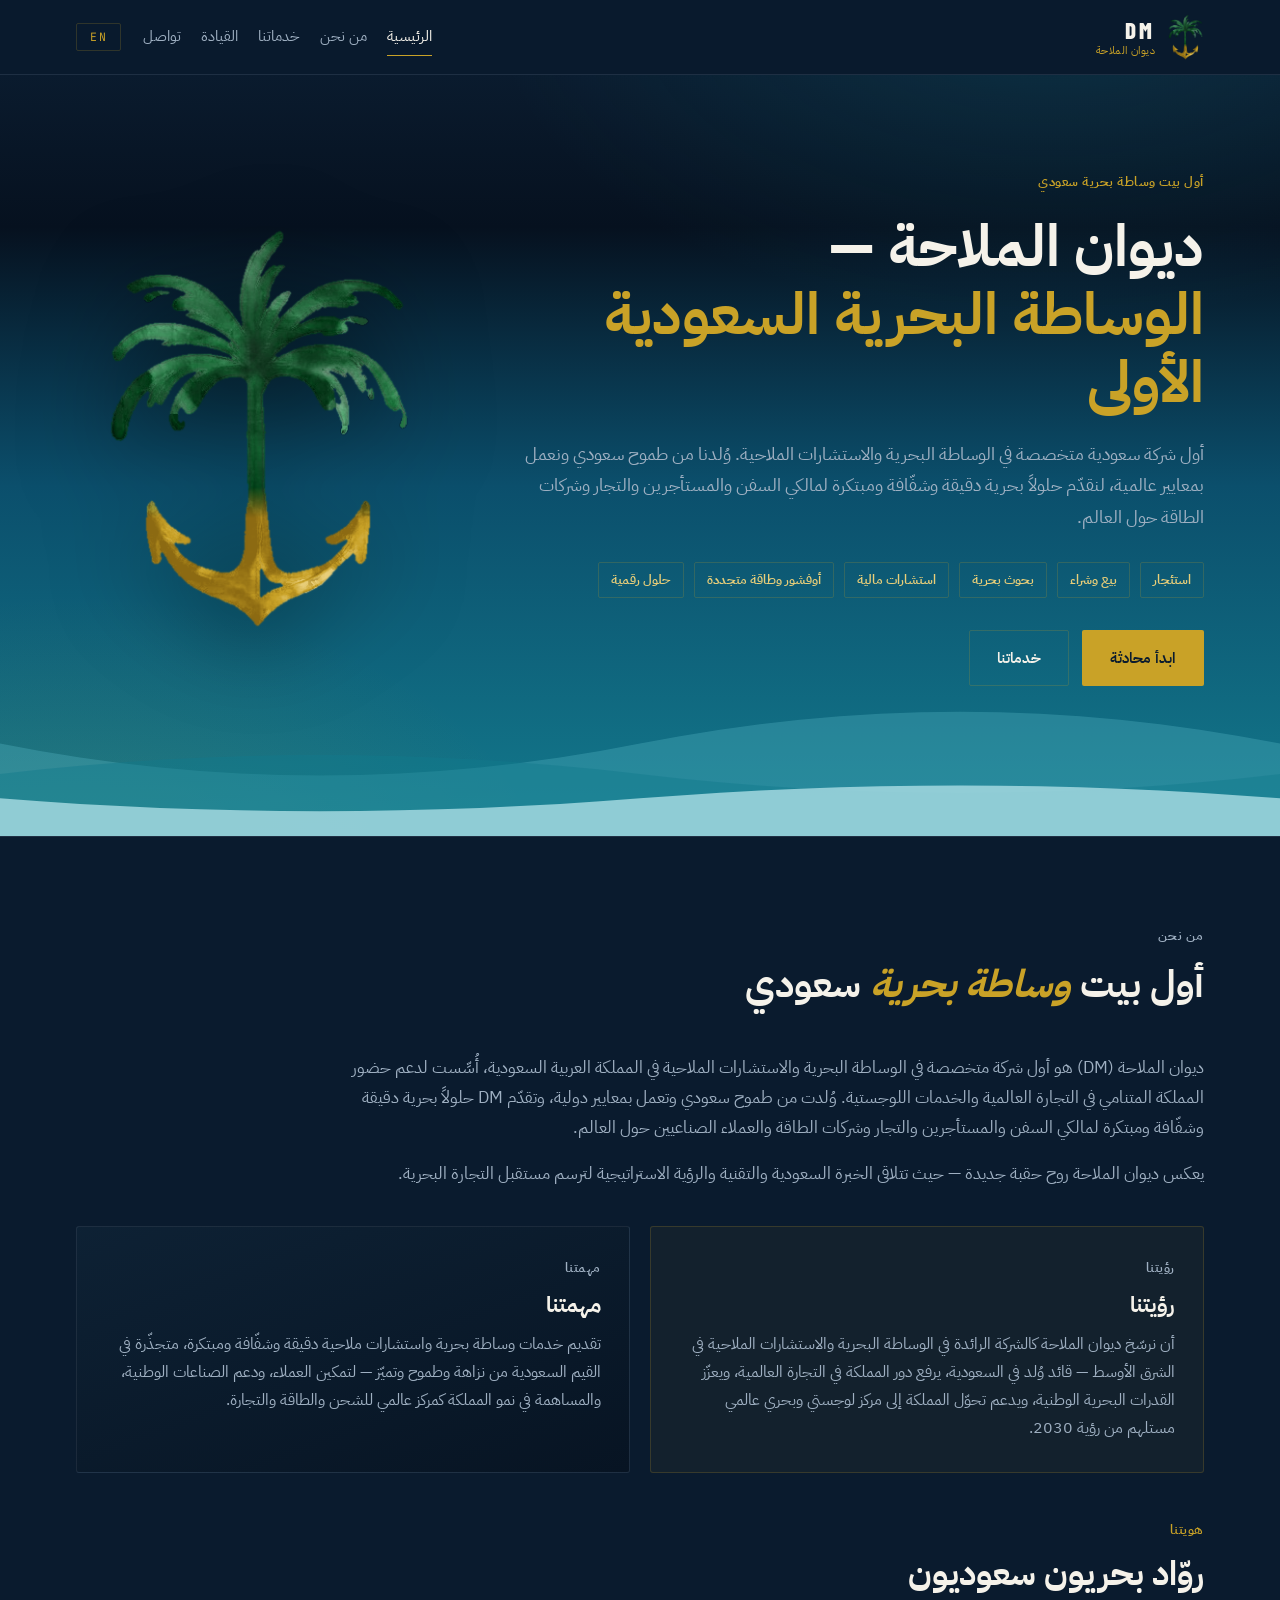
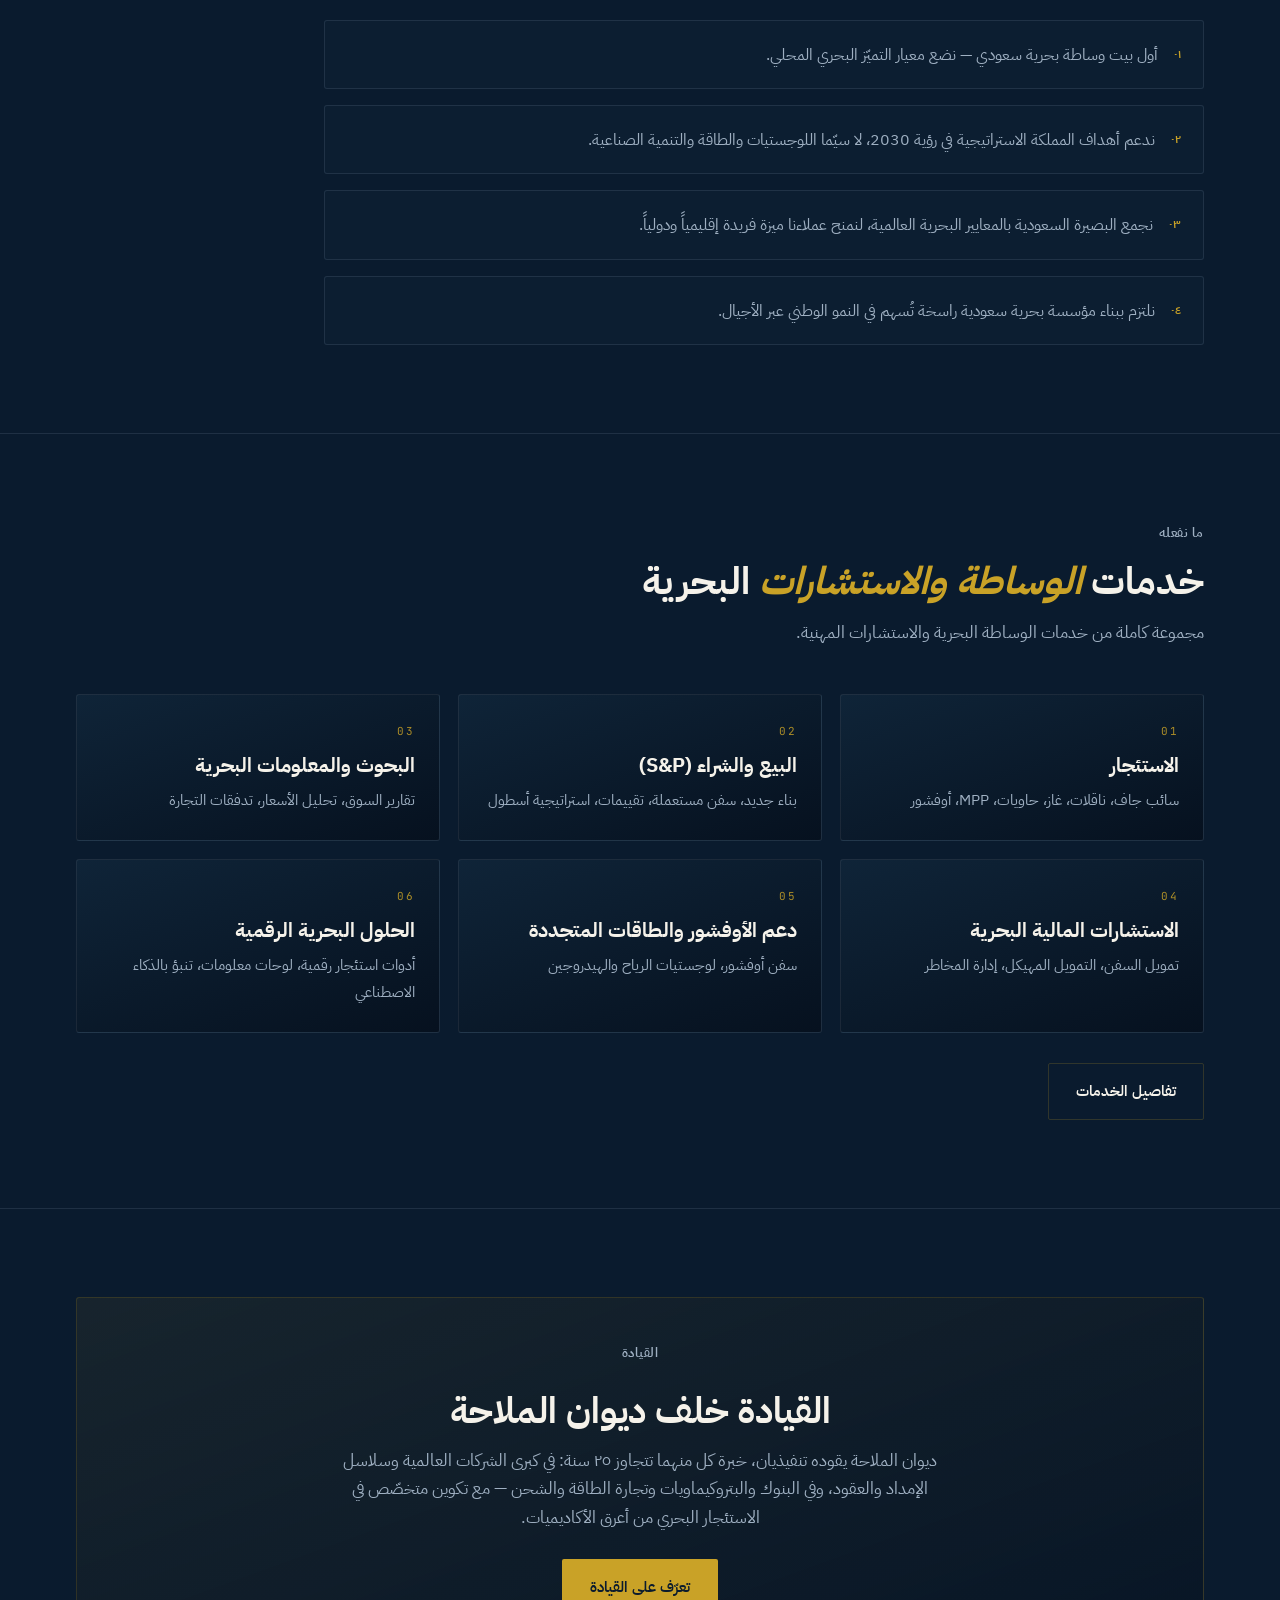
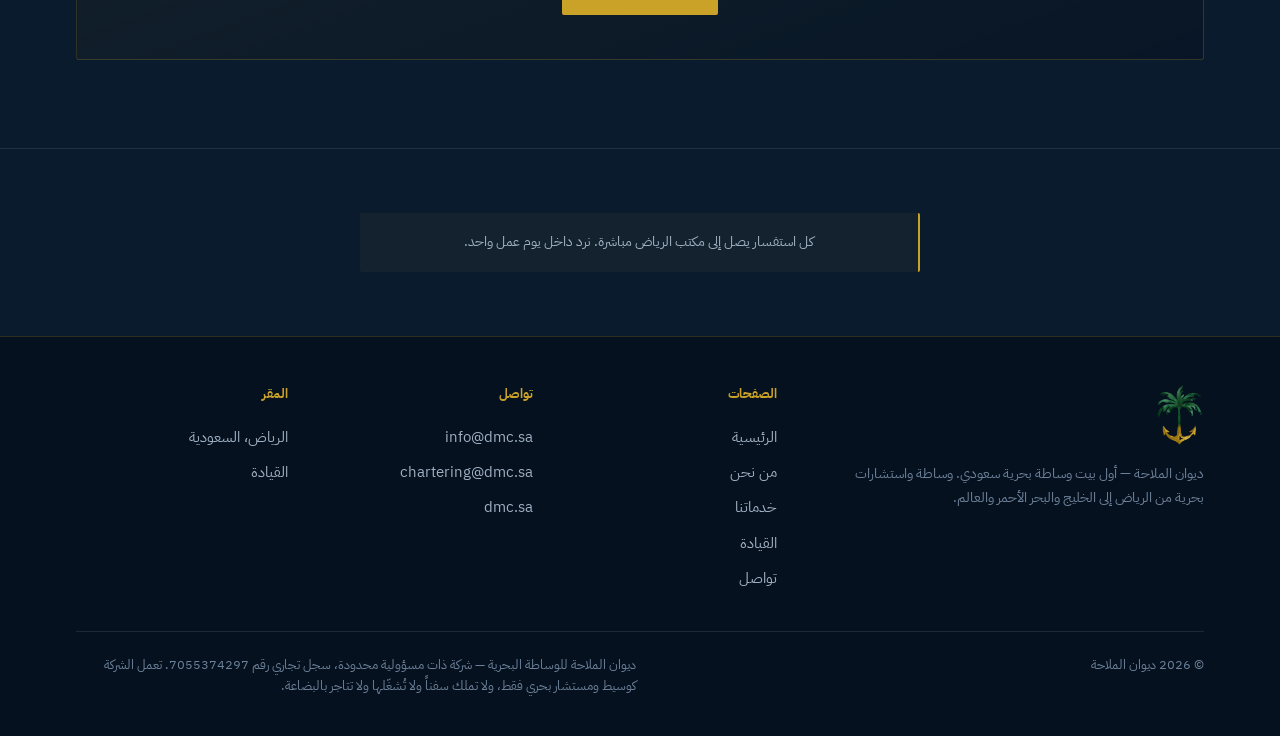
<file: index.html>
<!DOCTYPE html>
<html lang="ar" dir="rtl" data-title-en="Diwan Maritime | Saudi Shipbroking &amp; Maritime Advisory">
<head>
<meta charset="utf-8">
<meta name="viewport" content="width=device-width, initial-scale=1">
<title>ديوان الملاحة | أول بيت وساطة بحرية سعودي</title>
<meta name="description" content="ديوان الملاحة (DM) — أول شركة سعودية متخصصة في الوساطة البحرية والاستشارات الملاحية. استئجار، بيع وشراء، بحوث، استشارات مالية، أوفشور، وحلول رقمية.">
<!-- STAGING — set LIVE=True in work/build_site.py when the domain is approved -->
<meta name="robots" content="noindex,nofollow">

<meta property="og:title" content="ديوان الملاحة | أول بيت وساطة بحرية سعودي">
<meta property="og:description" content="ديوان الملاحة (DM) — أول شركة سعودية متخصصة في الوساطة البحرية والاستشارات الملاحية. استئجار، بيع وشراء، بحوث، استشارات مالية، أوفشور، وحلول رقمية.">
<meta property="og:url" content="https://dmc.sa/">
<meta property="og:site_name" content="Diwan Maritime">
<meta property="og:locale" content="ar_SA">
<meta property="og:locale:alternate" content="en_US">
<meta property="og:image" content="https://dmc.sa/assets/img/og-image.png">
<meta property="og:type" content="website">
<link rel="canonical" href="https://dmc.sa/">
<link rel="icon" href="assets/img/favicon.ico">
<link rel="apple-touch-icon" href="assets/img/apple-touch-icon.png">
<link rel="stylesheet" href="assets/site.css?v=sea6">
</head>
<body>
<header>
  <div class="wrap nav">
    <a class="brand" href="index.html">
      <img src="assets/img/logo-mark.png?v=clean" alt="Diwan Maritime">
      <span class="txt">
        <span class="n">DM</span>
        <span class="s" data-ar="ديوان الملاحة" data-en="Diwan Maritime">ديوان الملاحة</span>
      </span>
    </a>
    <button class="burger" aria-label="القائمة" onclick="document.querySelector('nav.links').classList.toggle('open')">☰</button>
    <nav class="links">
      <a href="index.html" data-ar="الرئيسية" data-en="Home" aria-current="page">الرئيسية</a>
      <a href="about.html" data-ar="من نحن" data-en="About">من نحن</a>
      <a href="services.html" data-ar="خدماتنا" data-en="Services">خدماتنا</a>
      <a href="leadership.html" data-ar="القيادة" data-en="Leadership">القيادة</a>
      <a href="contact.html" data-ar="تواصل" data-en="Contact">تواصل</a>
    </nav>
    <button class="lang" id="langbtn">EN</button>
  </div>
</header>
<main id="top">

<!-- ============================================================ HERO -->
<section class="hero">
  <div class="waves" aria-hidden="true">
    <span class="w w1"></span><span class="w w2"></span><span class="w w3"></span>
  </div>
  <div class="wrap">
    <div>
      <p class="eyebrow" data-ar="أول بيت وساطة بحرية سعودي" data-en="The First Saudi Shipbroking House">أول بيت وساطة بحرية سعودي</p>
      <h1 data-ar="ديوان الملاحة —<br><span class='em'>الوساطة البحرية السعودية الأولى</span>" data-en="Diwan Maritime —<br><span class='em'>the Kingdom's own shipbroker</span>">ديوان الملاحة —<br><span class='em'>الوساطة البحرية السعودية الأولى</span></h1>
      <p class="lede" data-ar="أول شركة سعودية متخصصة في الوساطة البحرية والاستشارات الملاحية. وُلدنا من طموح سعودي ونعمل بمعايير عالمية، لنقدّم حلولاً بحرية دقيقة وشفّافة ومبتكرة لمالكي السفن والمستأجرين والتجار وشركات الطاقة حول العالم." data-en="The first dedicated shipbroking and maritime advisory firm in Saudi Arabia. Born from Saudi ambition and driven by international standards, we deliver precise, transparent and innovative maritime solutions to shipowners, charterers, traders and energy companies worldwide.">أول شركة سعودية متخصصة في الوساطة البحرية والاستشارات الملاحية. وُلدنا من طموح سعودي ونعمل بمعايير عالمية، لنقدّم حلولاً بحرية دقيقة وشفّافة ومبتكرة لمالكي السفن والمستأجرين والتجار وشركات الطاقة حول العالم.</p>
      <div class="chips">
        <span class="chip" data-ar="استئجار" data-en="Chartering">استئجار</span>
        <span class="chip" data-ar="بيع وشراء" data-en="Sale &amp; Purchase">بيع وشراء</span>
        <span class="chip" data-ar="بحوث بحرية" data-en="Maritime Research">بحوث بحرية</span>
        <span class="chip" data-ar="استشارات مالية" data-en="Financial Advisory">استشارات مالية</span>
        <span class="chip" data-ar="أوفشور وطاقة متجددة" data-en="Offshore &amp; Renewables">أوفشور وطاقة متجددة</span>
        <span class="chip" data-ar="حلول رقمية" data-en="Digital Solutions">حلول رقمية</span>
      </div>
      <div class="cta">
        <a class="btn btn-p" href="contact.html" data-ar="ابدأ محادثة" data-en="Start a conversation">ابدأ محادثة</a>
        <a class="btn btn-s" href="services.html" data-ar="خدماتنا" data-en="What we do">خدماتنا</a>
      </div>
    </div>
    <div class="crest"><span class="shine"><img src="assets/img/logo-mark.png?v=clean" alt=""><span class="spark s1"></span><span class="spark s2"></span><span class="spark s3"></span><span class="spark s4"></span></span></div>
  </div>
</section>

<!-- ============================================================ ABOUT -->
<section id="about" class="pad">
  <div class="wrap">
    <div class="head">
      <p class="eyebrow" data-ar="من نحن" data-en="About us">من نحن</p>
      <h2 data-ar="أول بيت <span class='em'>وساطة بحرية</span> سعودي" data-en="The First Saudi <span class='em'>Shipbroking</span> House">أول بيت <span class='em'>وساطة بحرية</span> سعودي</h2>
    </div>
    <div class="prose" style="max-width:88ch">
      <p data-ar="ديوان الملاحة (DM) هو أول شركة متخصصة في الوساطة البحرية والاستشارات الملاحية في المملكة العربية السعودية، أُسِّست لدعم حضور المملكة المتنامي في التجارة العالمية والخدمات اللوجستية. وُلدت من طموح سعودي وتعمل بمعايير دولية، وتقدّم DM حلولاً بحرية دقيقة وشفّافة ومبتكرة لمالكي السفن والمستأجرين والتجار وشركات الطاقة والعملاء الصناعيين حول العالم." data-en="Diwan Maritime (DM) is the first dedicated shipbroking and maritime advisory firm in Saudi Arabia, created to support the Kingdom's growing influence in global trade and logistics. Born from Saudi ambition and driven by international standards, DM delivers precise, transparent and innovative maritime solutions to shipowners, charterers, traders, energy companies and industrial clients worldwide.">ديوان الملاحة (DM) هو أول شركة متخصصة في الوساطة البحرية والاستشارات الملاحية في المملكة العربية السعودية، أُسِّست لدعم حضور المملكة المتنامي في التجارة العالمية والخدمات اللوجستية. وُلدت من طموح سعودي وتعمل بمعايير دولية، وتقدّم DM حلولاً بحرية دقيقة وشفّافة ومبتكرة لمالكي السفن والمستأجرين والتجار وشركات الطاقة والعملاء الصناعيين حول العالم.</p>
      <p data-ar="يعكس ديوان الملاحة روح حقبة جديدة — حيث تتلاقى الخبرة السعودية والتقنية والرؤية الاستراتيجية لترسم مستقبل التجارة البحرية." data-en="DM reflects the spirit of a new era — where Saudi expertise, technology and strategic vision come together to shape the future of maritime commerce.">يعكس ديوان الملاحة روح حقبة جديدة — حيث تتلاقى الخبرة السعودية والتقنية والرؤية الاستراتيجية لترسم مستقبل التجارة البحرية.</p>
    </div>

    <div class="vm" style="margin-top:38px">
      <div class="box hi">
        <p class="eyebrow" data-ar="رؤيتنا" data-en="Our Vision">رؤيتنا</p>
        <h3 data-ar="رؤيتنا" data-en="Our Vision">رؤيتنا</h3>
        <p data-ar="أن نرسّخ ديوان الملاحة كالشركة الرائدة في الوساطة البحرية والاستشارات الملاحية في الشرق الأوسط — قائد وُلد في السعودية، يرفع دور المملكة في التجارة العالمية، ويعزّز القدرات البحرية الوطنية، ويدعم تحوّل المملكة إلى مركز لوجستي وبحري عالمي مستلهم من رؤية 2030." data-en="To position Diwan Maritime as the premier shipbroking and maritime advisory firm in the Middle East — a Saudi-born leader advancing the Kingdom's role in global trade, strengthening national maritime capabilities, and supporting the transformation of Saudi Arabia into a world-class logistics and maritime hub inspired by Vision 2030.">أن نرسّخ ديوان الملاحة كالشركة الرائدة في الوساطة البحرية والاستشارات الملاحية في الشرق الأوسط — قائد وُلد في السعودية، يرفع دور المملكة في التجارة العالمية، ويعزّز القدرات البحرية الوطنية، ويدعم تحوّل المملكة إلى مركز لوجستي وبحري عالمي مستلهم من رؤية 2030.</p>
      </div>
      <div class="box">
        <p class="eyebrow" data-ar="مهمتنا" data-en="Our Mission">مهمتنا</p>
        <h3 data-ar="مهمتنا" data-en="Our Mission">مهمتنا</h3>
        <p data-ar="تقديم خدمات وساطة بحرية واستشارات ملاحية دقيقة وشفّافة ومبتكرة، متجذّرة في القيم السعودية من نزاهة وطموح وتميّز — لتمكين العملاء، ودعم الصناعات الوطنية، والمساهمة في نمو المملكة كمركز عالمي للشحن والطاقة والتجارة." data-en="To deliver precise, transparent and innovative shipbroking and maritime advisory services rooted in Saudi values of integrity, ambition and excellence — empowering clients, supporting national industries, and contributing to Saudi Arabia's growth as a global centre for shipping, energy and trade.">تقديم خدمات وساطة بحرية واستشارات ملاحية دقيقة وشفّافة ومبتكرة، متجذّرة في القيم السعودية من نزاهة وطموح وتميّز — لتمكين العملاء، ودعم الصناعات الوطنية، والمساهمة في نمو المملكة كمركز عالمي للشحن والطاقة والتجارة.</p>
      </div>
    </div>

    <div style="margin-top:46px">
      <p class="eyebrow" data-ar="هويتنا" data-en="Our identity">هويتنا</p>
      <h2 style="font-size:clamp(24px,2.8vw,34px);margin:12px 0 26px" data-ar="روّاد بحريون <span class='em'>سعوديون</span>" data-en="A Saudi Maritime <span class='em'>Pioneer</span>">روّاد بحريون <span class='em'>سعوديون</span></h2>
      <ul class="blist">
      <li><span class="k">٠١</span><p data-ar="أول بيت وساطة بحرية سعودي — نضع معيار التميّز البحري المحلي." data-en="We are the first Saudi shipbroking house, setting the benchmark for local maritime excellence.">أول بيت وساطة بحرية سعودي — نضع معيار التميّز البحري المحلي.</p></li>
      <li><span class="k">٠٢</span><p data-ar="ندعم أهداف المملكة الاستراتيجية في رؤية 2030، لا سيّما اللوجستيات والطاقة والتنمية الصناعية." data-en="We support the Kingdom's strategic goals under Vision 2030, especially in logistics, energy and industrial development.">ندعم أهداف المملكة الاستراتيجية في رؤية 2030، لا سيّما اللوجستيات والطاقة والتنمية الصناعية.</p></li>
      <li><span class="k">٠٣</span><p data-ar="نجمع البصيرة السعودية بالمعايير البحرية العالمية، لنمنح عملاءنا ميزة فريدة إقليمياً ودولياً." data-en="We combine Saudi insight with global maritime standards, giving clients a unique advantage in regional and international markets.">نجمع البصيرة السعودية بالمعايير البحرية العالمية، لنمنح عملاءنا ميزة فريدة إقليمياً ودولياً.</p></li>
      <li><span class="k">٠٤</span><p data-ar="نلتزم ببناء مؤسسة بحرية سعودية راسخة تُسهم في النمو الوطني عبر الأجيال." data-en="We are committed to building a lasting Saudi maritime institution that contributes to national growth for generations.">نلتزم ببناء مؤسسة بحرية سعودية راسخة تُسهم في النمو الوطني عبر الأجيال.</p></li>
      </ul>
    </div>
  </div>
</section>

<!-- ============================================================ WHAT WE DO -->
<section id="what" class="pad">
  <div class="wrap">
    <div class="head">
      <p class="eyebrow" data-ar="ما نفعله" data-en="What we do">ما نفعله</p>
      <h2 data-ar="خدمات <span class='em'>الوساطة والاستشارات</span> البحرية" data-en="Full-suite <span class='em'>shipbroking</span> &amp; advisory">خدمات <span class='em'>الوساطة والاستشارات</span> البحرية</h2>
      <p data-ar="مجموعة كاملة من خدمات الوساطة البحرية والاستشارات المهنية." data-en="A complete suite of professional shipbroking and advisory services.">مجموعة كاملة من خدمات الوساطة البحرية والاستشارات المهنية.</p>
    </div>
    <div class="grid g3">
      <div class="card">
        <div class="num">01</div>
        <h3 data-ar="الاستئجار" data-en="Chartering">الاستئجار</h3>
        <p data-ar="سائب جاف، ناقلات، غاز، حاويات، MPP، أوفشور" data-en="Dry bulk, tanker, gas, container, MPP, offshore">سائب جاف، ناقلات، غاز، حاويات، MPP، أوفشور</p>
      </div>
      <div class="card">
        <div class="num">02</div>
        <h3 data-ar="البيع والشراء (S&amp;P)" data-en="Sale &amp; Purchase (S&amp;P)">البيع والشراء (S&amp;P)</h3>
        <p data-ar="بناء جديد، سفن مستعملة، تقييمات، استراتيجية أسطول" data-en="Newbuilding, secondhand, valuations, fleet strategy">بناء جديد، سفن مستعملة، تقييمات، استراتيجية أسطول</p>
      </div>
      <div class="card">
        <div class="num">03</div>
        <h3 data-ar="البحوث والمعلومات البحرية" data-en="Maritime Research &amp; Intelligence">البحوث والمعلومات البحرية</h3>
        <p data-ar="تقارير السوق، تحليل الأسعار، تدفقات التجارة" data-en="Market reports, freight analysis, trade flows">تقارير السوق، تحليل الأسعار، تدفقات التجارة</p>
      </div>
      <div class="card">
        <div class="num">04</div>
        <h3 data-ar="الاستشارات المالية البحرية" data-en="Maritime Financial Advisory">الاستشارات المالية البحرية</h3>
        <p data-ar="تمويل السفن، التمويل المهيكل، إدارة المخاطر" data-en="Ship finance, structured finance, risk management">تمويل السفن، التمويل المهيكل، إدارة المخاطر</p>
      </div>
      <div class="card">
        <div class="num">05</div>
        <h3 data-ar="دعم الأوفشور والطاقات المتجددة" data-en="Offshore &amp; Renewables Support">دعم الأوفشور والطاقات المتجددة</h3>
        <p data-ar="سفن أوفشور، لوجستيات الرياح والهيدروجين" data-en="Offshore vessels, wind &amp; hydrogen logistics">سفن أوفشور، لوجستيات الرياح والهيدروجين</p>
      </div>
      <div class="card">
        <div class="num">06</div>
        <h3 data-ar="الحلول البحرية الرقمية" data-en="Digital Maritime Solutions">الحلول البحرية الرقمية</h3>
        <p data-ar="أدوات استئجار رقمية، لوحات معلومات، تنبؤ بالذكاء الاصطناعي" data-en="Digital chartering tools, dashboards, AI forecasting">أدوات استئجار رقمية، لوحات معلومات، تنبؤ بالذكاء الاصطناعي</p>
      </div>
    </div>
    <div style="margin-top:30px">
      <a class="btn btn-s" href="services.html" data-ar="تفاصيل الخدمات" data-en="Service details">تفاصيل الخدمات</a>
    </div>
  </div>
</section>

<!-- ============================================================ LEADERSHIP TEASER -->
<section id="leadership" class="pad">
  <div class="wrap">
    <div class="band">
      <p class="eyebrow" data-ar="القيادة" data-en="Leadership">القيادة</p>
      <h2 data-ar="القيادة <span class='em'>خلف</span> ديوان الملاحة" data-en="The leadership <span class='em'>behind</span> Diwan Maritime">القيادة <span class='em'>خلف</span> ديوان الملاحة</h2>
      <p data-ar="ديوان الملاحة يقوده تنفيذيان، خبرة كل منهما تتجاوز ٢٥ سنة: في كبرى الشركات العالمية وسلاسل الإمداد والعقود، وفي البنوك والبتروكيماويات وتجارة الطاقة والشحن — مع تكوين متخصّص في الاستئجار البحري من أعرق الأكاديميات." data-en="Diwan Maritime is led by two executives, each with more than 25 years: in global corporations, supply chains and contracting, and in banking, petrochemicals, energy trading and shipping — with formal maritime chartering training from the industry's leading academies.">ديوان الملاحة يقوده تنفيذيان، خبرة كل منهما تتجاوز ٢٥ سنة: في كبرى الشركات العالمية وسلاسل الإمداد والعقود، وفي البنوك والبتروكيماويات وتجارة الطاقة والشحن — مع تكوين متخصّص في الاستئجار البحري من أعرق الأكاديميات.</p>
      <a class="btn btn-p" href="leadership.html" data-ar="تعرّف على القيادة" data-en="Meet the leadership">تعرّف على القيادة</a>
    </div>
  </div>
</section>

<!-- ============================================================ CONTACT TEASER -->
<section class="pad-sm">
  <div class="wrap">
    <div class="note" style="max-width:70ch;margin:0 auto;text-align:center" data-ar="كل استفسار يصل إلى مكتب الرياض مباشرة. نرد داخل يوم عمل واحد." data-en="Every enquiry lands at the Riyadh office directly. We reply within one working day.">
      كل استفسار يصل إلى مكتب الرياض مباشرة. نرد داخل يوم عمل واحد.</div>
  </div>
</section>

</main>

<footer>
  <div class="wrap">
    <div class="fgrid">
      <div>
        <img src="assets/img/logo-mark.png?v=clean" alt="Diwan Maritime">
        <p data-ar="ديوان الملاحة — أول بيت وساطة بحرية سعودي. وساطة واستشارات بحرية من الرياض إلى الخليج والبحر الأحمر والعالم." data-en="Diwan Maritime — the first Saudi shipbroking house. Maritime brokerage and advisory from Riyadh across the Gulf, the Red Sea and beyond.">ديوان الملاحة — أول بيت وساطة بحرية سعودي. وساطة واستشارات بحرية من الرياض إلى الخليج والبحر الأحمر والعالم.</p>
      </div>
      <div class="fcol">
        <h5 data-ar="الصفحات" data-en="Site">الصفحات</h5>
        <a href="index.html" data-ar="الرئيسية" data-en="Home">الرئيسية</a>
        <a href="about.html" data-ar="من نحن" data-en="About">من نحن</a>
        <a href="services.html" data-ar="خدماتنا" data-en="Services">خدماتنا</a>
        <a href="leadership.html" data-ar="القيادة" data-en="Leadership">القيادة</a>
        <a href="contact.html" data-ar="تواصل" data-en="Contact">تواصل</a>
      </div>
      <div class="fcol">
        <h5 data-ar="تواصل" data-en="Contact">تواصل</h5>
        <a href="mailto:info@dmc.sa">info@dmc.sa</a>
        <a href="mailto:chartering@dmc.sa">chartering@dmc.sa</a>
        <a href="https://dmc.sa">dmc.sa</a>
      </div>
      <div class="fcol">
        <h5 data-ar="المقر" data-en="Office">المقر</h5>
        <a href="contact.html" data-ar="الرياض، السعودية" data-en="Riyadh, Saudi Arabia">الرياض، السعودية</a>
        <a href="leadership.html" data-ar="القيادة" data-en="Leadership">القيادة</a>
      </div>
    </div>
    <div class="legal">
      <div>© <span id="yr">2026</span> <span data-ar="ديوان الملاحة" data-en="Diwan Maritime">ديوان الملاحة</span></div>
      <div class="r" data-ar="ديوان الملاحة للوساطة البحرية — شركة ذات مسؤولية محدودة، سجل تجاري رقم 7055374297. تعمل الشركة كوسيط ومستشار بحري فقط، ولا تملك سفناً ولا تُشغّلها ولا تتاجر بالبضاعة." data-en="Diwan Maritime — the trading name of ديوان الملاحة (Diwan Almilaha), a limited liability company, CR No. 7055374297. The company acts as a shipbroker and maritime adviser only. It owns no vessels, operates no vessels, and trades no cargo.">ديوان الملاحة للوساطة البحرية — شركة ذات مسؤولية محدودة، سجل تجاري رقم 7055374297. تعمل الشركة كوسيط ومستشار بحري فقط، ولا تملك سفناً ولا تُشغّلها ولا تتاجر بالبضاعة.</div>
    </div>
  </div>
</footer>
<script>
/* ---------------------------------------------------------------- i18n */
(function(){
  var original = {};
  var titleAr = document.title;
  var titleEn = document.documentElement.getAttribute('data-title-en') || titleAr;
  var nodes = document.querySelectorAll('[data-ar]');
  nodes.forEach(function(n,i){ original[i] = n.innerHTML; });

  function setLang(lang){
    document.documentElement.lang = lang;
    document.documentElement.dir  = (lang === 'ar') ? 'rtl' : 'ltr';
    nodes.forEach(function(n,i){
      var val = n.getAttribute(lang === 'ar' ? 'data-ar' : 'data-en');
      if (lang === 'ar') { n.innerHTML = original[i]; }
      else if (val !== null) { n.innerHTML = val; }
    });
    var b = document.getElementById('langbtn');
    if (b) b.textContent = (lang === 'ar') ? 'EN' : 'عربي';
    document.title = (lang === 'ar') ? titleAr : titleEn;
    try { localStorage.setItem('ssh-lang', lang); } catch(e){}
  }

  var b = document.getElementById('langbtn');
  if (b) b.addEventListener('click', function(){
    setLang(document.documentElement.lang === 'ar' ? 'en' : 'ar');
  });

  var saved = null;
  try { saved = localStorage.getItem('ssh-lang'); } catch(e){}
  if (saved === 'en') setLang('en');

  document.querySelectorAll('nav.links a').forEach(function(a){
    a.addEventListener('click', function(){
      var n = document.querySelector('nav.links'); if (n) n.classList.remove('open');
    });
  });
  var y = document.getElementById('yr'); if (y) y.textContent = new Date().getFullYear();
})();
</script>
</body>
</html>
</file>
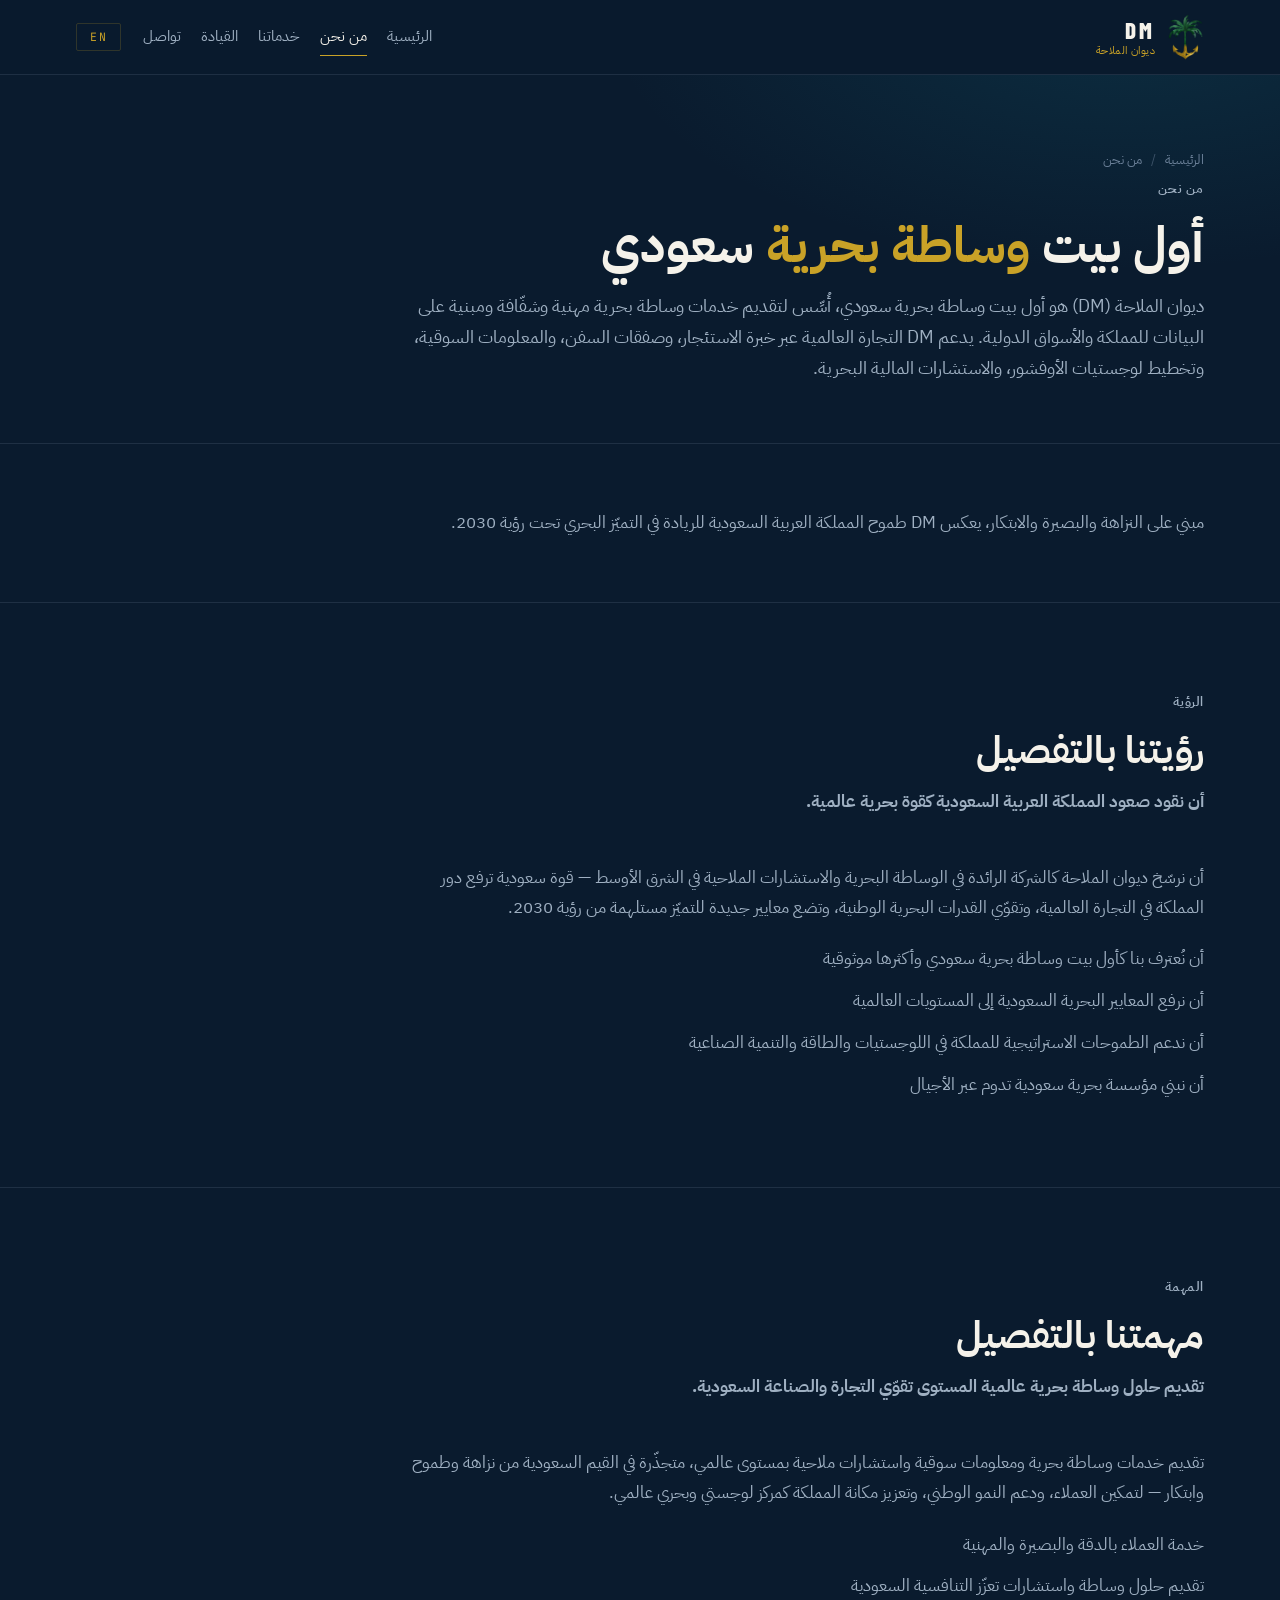
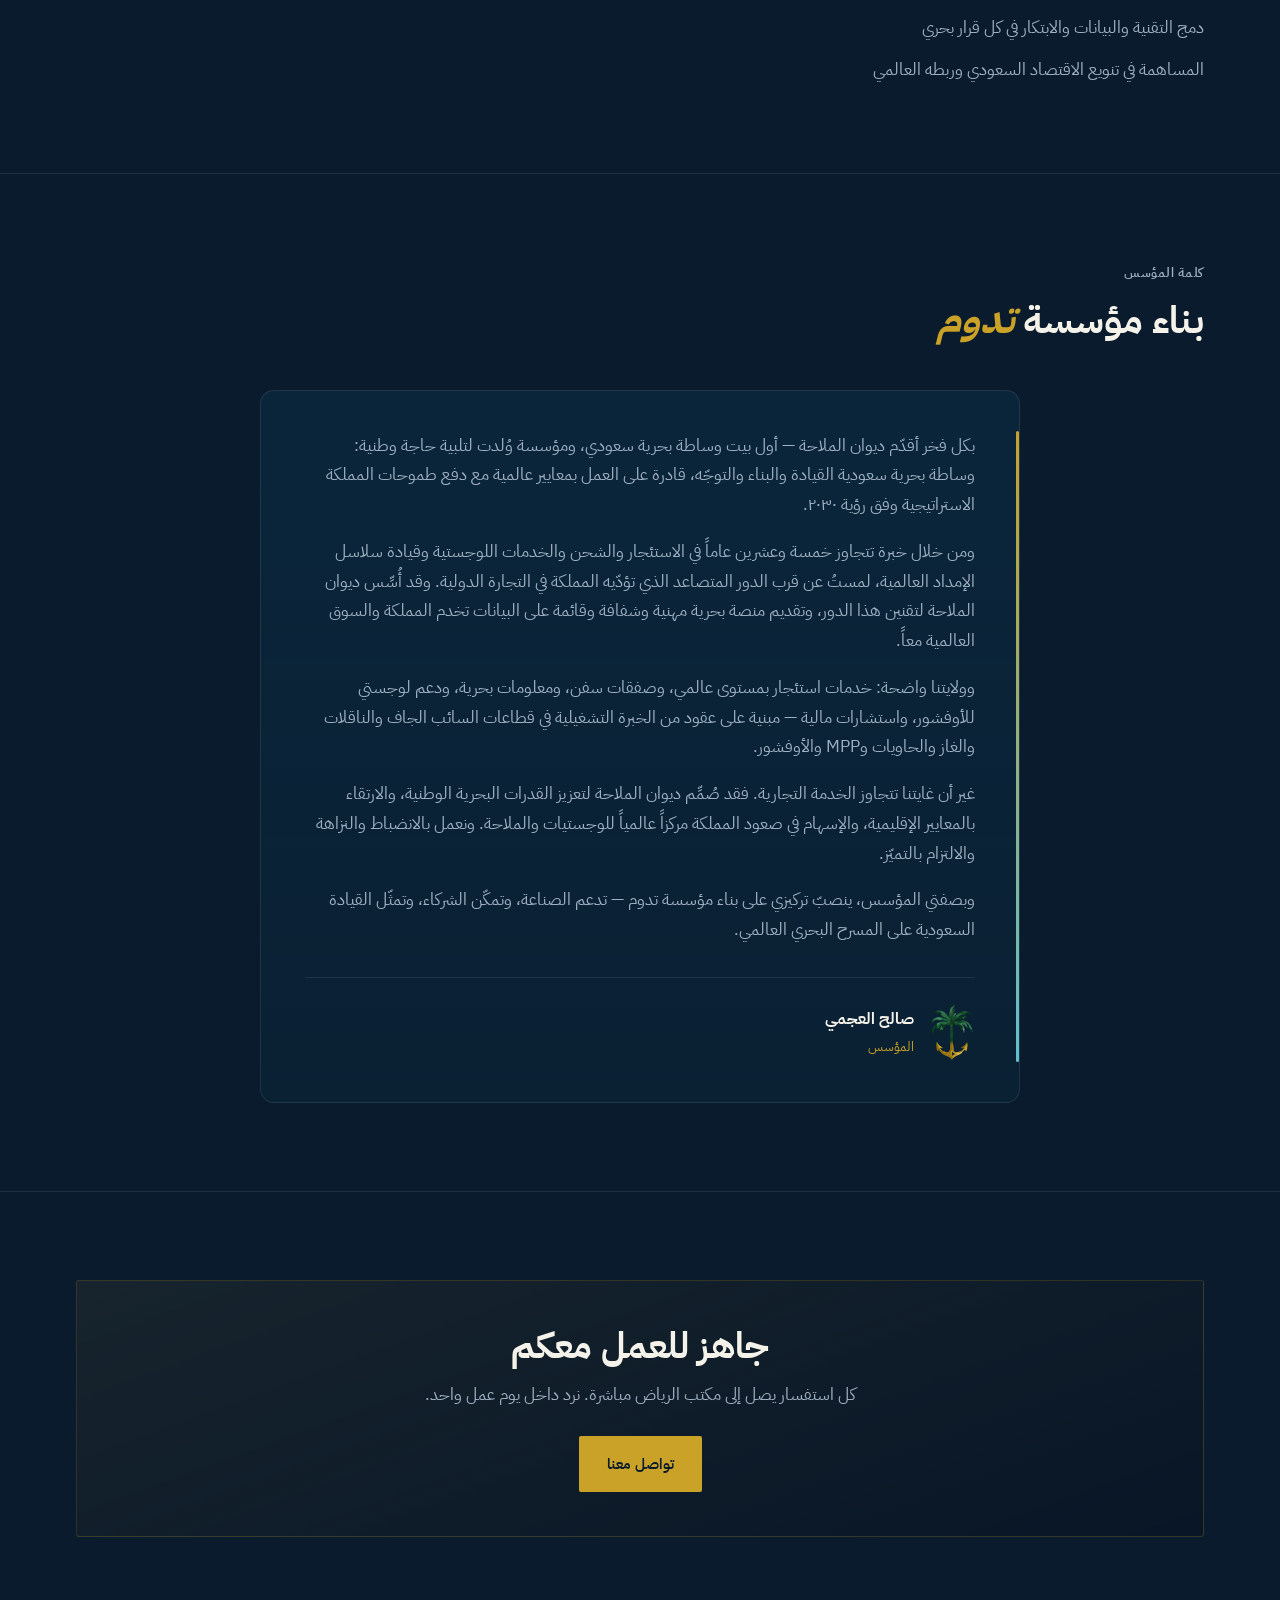
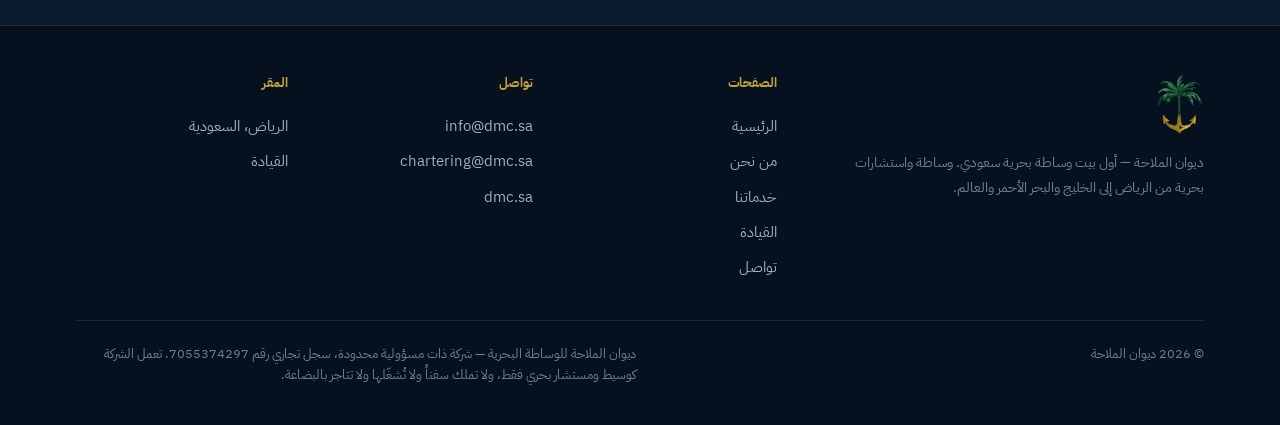
<file: about.html>
<!DOCTYPE html>
<html lang="ar" dir="rtl" data-title-en="About | Diwan Maritime">
<head>
<meta charset="utf-8">
<meta name="viewport" content="width=device-width, initial-scale=1">
<title>من نحن | ديوان الملاحة</title>
<meta name="description" content="ديوان الملاحة — أول بيت وساطة بحرية سعودي. الرؤية والمهمة والهوية.">
<!-- STAGING — set LIVE=True in work/build_site.py when the domain is approved -->
<meta name="robots" content="noindex,nofollow">

<meta property="og:title" content="من نحن | ديوان الملاحة">
<meta property="og:description" content="ديوان الملاحة — أول بيت وساطة بحرية سعودي. الرؤية والمهمة والهوية.">
<meta property="og:url" content="https://dmc.sa/about.html">
<meta property="og:site_name" content="Diwan Maritime">
<meta property="og:locale" content="ar_SA">
<meta property="og:locale:alternate" content="en_US">
<meta property="og:image" content="https://dmc.sa/assets/img/og-image.png">
<meta property="og:type" content="website">
<link rel="canonical" href="https://dmc.sa/about.html">
<link rel="icon" href="assets/img/favicon.ico">
<link rel="apple-touch-icon" href="assets/img/apple-touch-icon.png">
<link rel="stylesheet" href="assets/site.css?v=sea6">
</head>
<body>
<header>
  <div class="wrap nav">
    <a class="brand" href="index.html">
      <img src="assets/img/logo-mark.png?v=clean" alt="Diwan Maritime">
      <span class="txt">
        <span class="n">DM</span>
        <span class="s" data-ar="ديوان الملاحة" data-en="Diwan Maritime">ديوان الملاحة</span>
      </span>
    </a>
    <button class="burger" aria-label="القائمة" onclick="document.querySelector('nav.links').classList.toggle('open')">☰</button>
    <nav class="links">
      <a href="index.html" data-ar="الرئيسية" data-en="Home">الرئيسية</a>
      <a href="about.html" data-ar="من نحن" data-en="About" aria-current="page">من نحن</a>
      <a href="services.html" data-ar="خدماتنا" data-en="Services">خدماتنا</a>
      <a href="leadership.html" data-ar="القيادة" data-en="Leadership">القيادة</a>
      <a href="contact.html" data-ar="تواصل" data-en="Contact">تواصل</a>
    </nav>
    <button class="lang" id="langbtn">EN</button>
  </div>
</header>
<main>
<section class="phero">
  <div class="wrap">
      <div class="crumb"><a href="index.html" data-ar="الرئيسية" data-en="Home">الرئيسية</a><span class="sep">/</span><span data-ar="من نحن" data-en="About">من نحن</span></div>
    <p class="eyebrow" data-ar="من نحن" data-en="About us">من نحن</p>
    <h1 data-ar="أول بيت <span class='em'>وساطة بحرية</span> سعودي" data-en="The First Saudi <span class='em'>Shipbroking</span> House">أول بيت <span class='em'>وساطة بحرية</span> سعودي</h1>
    <p data-ar="ديوان الملاحة (DM) هو أول بيت وساطة بحرية سعودي، أُسِّس لتقديم خدمات وساطة بحرية مهنية وشفّافة ومبنية على البيانات للمملكة والأسواق الدولية. يدعم DM التجارة العالمية عبر خبرة الاستئجار، وصفقات السفن، والمعلومات السوقية، وتخطيط لوجستيات الأوفشور، والاستشارات المالية البحرية." data-en="Diwan Maritime (DM) is the first Saudi shipbroking house, established to provide professional, transparent and data-driven maritime brokerage services to the Kingdom and international markets. DM supports global trade through chartering expertise, vessel transactions, market intelligence, offshore logistics planning and maritime financial advisory.">ديوان الملاحة (DM) هو أول بيت وساطة بحرية سعودي، أُسِّس لتقديم خدمات وساطة بحرية مهنية وشفّافة ومبنية على البيانات للمملكة والأسواق الدولية. يدعم DM التجارة العالمية عبر خبرة الاستئجار، وصفقات السفن، والمعلومات السوقية، وتخطيط لوجستيات الأوفشور، والاستشارات المالية البحرية.</p>
  </div>
</section>

<section class="pad-sm">
  <div class="wrap">
    <div class="prose" style="max-width:90ch">
      <p data-ar="مبني على النزاهة والبصيرة والابتكار، يعكس DM طموح المملكة العربية السعودية للريادة في التميّز البحري تحت رؤية 2030." data-en="Built on integrity, insight and innovation, DM reflects Saudi Arabia's ambition to lead in maritime excellence under Vision 2030.">مبني على النزاهة والبصيرة والابتكار، يعكس DM طموح المملكة العربية السعودية للريادة في التميّز البحري تحت رؤية 2030.</p>
    </div>
  </div>
</section>

<section class="pad">
  <div class="wrap">
    <div class="head">
      <p class="eyebrow" data-ar="الرؤية" data-en="Vision">الرؤية</p>
      <h2 data-ar="رؤيتنا بالتفصيل" data-en="Our Vision in detail">رؤيتنا بالتفصيل</h2>
      <p data-ar="أن نقود صعود المملكة العربية السعودية كقوة بحرية عالمية." data-en="To lead Saudi Arabia's rise as a global maritime powerhouse."><strong>أن نقود صعود المملكة العربية السعودية كقوة بحرية عالمية.</strong></p>
    </div>
    <div class="prose">
      <p data-ar="أن نرسّخ ديوان الملاحة كالشركة الرائدة في الوساطة البحرية والاستشارات الملاحية في الشرق الأوسط — قوة سعودية ترفع دور المملكة في التجارة العالمية، وتقوّي القدرات البحرية الوطنية، وتضع معايير جديدة للتميّز مستلهمة من رؤية 2030." data-en="To establish Diwan Maritime as the leading shipbroking and maritime advisory firm in the Middle East — a Saudi powerhouse that elevates the Kingdom's role in global trade, strengthens national maritime capabilities, and sets new standards of excellence inspired by Vision 2030.">أن نرسّخ ديوان الملاحة كالشركة الرائدة في الوساطة البحرية والاستشارات الملاحية في الشرق الأوسط — قوة سعودية ترفع دور المملكة في التجارة العالمية، وتقوّي القدرات البحرية الوطنية، وتضع معايير جديدة للتميّز مستلهمة من رؤية 2030.</p>
      <ul style="list-style:none;margin-top:22px;display:flex;flex-direction:column;gap:12px">
          <li data-ar="أن نُعترف بنا كأول بيت وساطة بحرية سعودي وأكثرها موثوقية" data-en="To be recognised as the first and most trusted Saudi shipbroking house">أن نُعترف بنا كأول بيت وساطة بحرية سعودي وأكثرها موثوقية</li>
          <li data-ar="أن نرفع المعايير البحرية السعودية إلى المستويات العالمية" data-en="To elevate Saudi maritime standards to global benchmarks">أن نرفع المعايير البحرية السعودية إلى المستويات العالمية</li>
          <li data-ar="أن ندعم الطموحات الاستراتيجية للمملكة في اللوجستيات والطاقة والتنمية الصناعية" data-en="To support the Kingdom's strategic ambitions in logistics, energy and industrial development">أن ندعم الطموحات الاستراتيجية للمملكة في اللوجستيات والطاقة والتنمية الصناعية</li>
          <li data-ar="أن نبني مؤسسة بحرية سعودية تدوم عبر الأجيال" data-en="To build a Saudi maritime institution that lasts for generations">أن نبني مؤسسة بحرية سعودية تدوم عبر الأجيال</li>
      </ul>
    </div>
  </div>
</section>

<section class="pad">
  <div class="wrap">
    <div class="head">
      <p class="eyebrow" data-ar="المهمة" data-en="Mission">المهمة</p>
      <h2 data-ar="مهمتنا بالتفصيل" data-en="Our Mission in detail">مهمتنا بالتفصيل</h2>
      <p data-ar="تقديم حلول وساطة بحرية عالمية المستوى تقوّي التجارة والصناعة السعودية." data-en="To provide world-class shipbroking solutions that strengthen Saudi trade and industry."><strong>تقديم حلول وساطة بحرية عالمية المستوى تقوّي التجارة والصناعة السعودية.</strong></p>
    </div>
    <div class="prose">
      <p data-ar="تقديم خدمات وساطة بحرية ومعلومات سوقية واستشارات ملاحية بمستوى عالمي، متجذّرة في القيم السعودية من نزاهة وطموح وابتكار — لتمكين العملاء، ودعم النمو الوطني، وتعزيز مكانة المملكة كمركز لوجستي وبحري عالمي." data-en="To deliver world-class shipbroking, market intelligence and maritime advisory services rooted in Saudi values of integrity, ambition and innovation — empowering clients, supporting national growth, and advancing Saudi Arabia's position as a global logistics and maritime hub.">تقديم خدمات وساطة بحرية ومعلومات سوقية واستشارات ملاحية بمستوى عالمي، متجذّرة في القيم السعودية من نزاهة وطموح وابتكار — لتمكين العملاء، ودعم النمو الوطني، وتعزيز مكانة المملكة كمركز لوجستي وبحري عالمي.</p>
      <ul style="list-style:none;margin-top:22px;display:flex;flex-direction:column;gap:12px">
          <li data-ar="خدمة العملاء بالدقة والبصيرة والمهنية" data-en="To serve clients with accuracy, insight and professionalism">خدمة العملاء بالدقة والبصيرة والمهنية</li>
          <li data-ar="تقديم حلول وساطة واستشارات تعزّز التنافسية السعودية" data-en="To deliver brokerage and advisory solutions that enhance Saudi competitiveness">تقديم حلول وساطة واستشارات تعزّز التنافسية السعودية</li>
          <li data-ar="دمج التقنية والبيانات والابتكار في كل قرار بحري" data-en="To integrate technology, data and innovation into every maritime decision">دمج التقنية والبيانات والابتكار في كل قرار بحري</li>
          <li data-ar="المساهمة في تنويع الاقتصاد السعودي وربطه العالمي" data-en="To contribute to the Kingdom's economic diversification and global connectivity">المساهمة في تنويع الاقتصاد السعودي وربطه العالمي</li>
      </ul>
    </div>
  </div>
</section>

<section class="pad">
  <div class="wrap">
    <div class="head">
      <p class="eyebrow" data-ar="كلمة المؤسس" data-en="A message from the Founder">كلمة المؤسس</p>
      <h2 data-ar="بناء مؤسسة <span class='em'>تدوم</span>" data-en="Building an institution that <span class='em'>endures</span>">بناء مؤسسة <span class='em'>تدوم</span></h2>
    </div>
    <div class="letter">
      <p data-ar="بكل فخر أقدّم ديوان الملاحة — أول بيت وساطة بحرية سعودي، ومؤسسة وُلدت لتلبية حاجة وطنية: وساطة بحرية سعودية القيادة والبناء والتوجّه، قادرة على العمل بمعايير عالمية مع دفع طموحات المملكة الاستراتيجية وفق رؤية ٢٠٣٠." data-en="It is with great pride that I present Diwan Maritime — the first Saudi shipbroking house, and an institution built for a national need: a Saudi-led, Saudi-built maritime brokerage capable of operating at global standards while advancing the Kingdom's strategic ambitions under Vision 2030.">بكل فخر أقدّم ديوان الملاحة — أول بيت وساطة بحرية سعودي، ومؤسسة وُلدت لتلبية حاجة وطنية: وساطة بحرية سعودية القيادة والبناء والتوجّه، قادرة على العمل بمعايير عالمية مع دفع طموحات المملكة الاستراتيجية وفق رؤية ٢٠٣٠.</p>
      <p data-ar="ومن خلال خبرة تتجاوز خمسة وعشرين عاماً في الاستئجار والشحن والخدمات اللوجستية وقيادة سلاسل الإمداد العالمية، لمستُ عن قرب الدور المتصاعد الذي تؤدّيه المملكة في التجارة الدولية. وقد أُسِّس ديوان الملاحة لتقنين هذا الدور، وتقديم منصة بحرية مهنية وشفافة وقائمة على البيانات تخدم المملكة والسوق العالمية معاً." data-en="With more than twenty-five years across chartering, shipping, logistics and global supply-chain leadership, I have seen at first hand the growing role Saudi Arabia plays in international trade. The company was founded to formalise that role — to provide a professional, transparent and data-driven maritime platform serving both the Kingdom and the global market.">ومن خلال خبرة تتجاوز خمسة وعشرين عاماً في الاستئجار والشحن والخدمات اللوجستية وقيادة سلاسل الإمداد العالمية، لمستُ عن قرب الدور المتصاعد الذي تؤدّيه المملكة في التجارة الدولية. وقد أُسِّس ديوان الملاحة لتقنين هذا الدور، وتقديم منصة بحرية مهنية وشفافة وقائمة على البيانات تخدم المملكة والسوق العالمية معاً.</p>
      <p data-ar="وولايتنا واضحة: خدمات استئجار بمستوى عالمي، وصفقات سفن، ومعلومات بحرية، ودعم لوجستي للأوفشور، واستشارات مالية — مبنية على عقود من الخبرة التشغيلية في قطاعات السائب الجاف والناقلات والغاز والحاويات وMPP والأوفشور." data-en="Our mandate is clear: world-class chartering services, vessel transactions, maritime intelligence, offshore logistics support and financial advisory — built on decades of operational expertise across dry bulk, tanker, gas, container, MPP and offshore segments.">وولايتنا واضحة: خدمات استئجار بمستوى عالمي، وصفقات سفن، ومعلومات بحرية، ودعم لوجستي للأوفشور، واستشارات مالية — مبنية على عقود من الخبرة التشغيلية في قطاعات السائب الجاف والناقلات والغاز والحاويات وMPP والأوفشور.</p>
      <p data-ar="غير أن غايتنا تتجاوز الخدمة التجارية. فقد صُمِّم ديوان الملاحة لتعزيز القدرات البحرية الوطنية، والارتقاء بالمعايير الإقليمية، والإسهام في صعود المملكة مركزاً عالمياً للوجستيات والملاحة. ونعمل بالانضباط والنزاهة والالتزام بالتميّز." data-en="Yet our purpose extends beyond commercial service. We are designed to strengthen national maritime capabilities, elevate regional standards, and contribute to the Kingdom's emergence as a global logistics and maritime hub. We operate with discipline, integrity and a commitment to excellence.">غير أن غايتنا تتجاوز الخدمة التجارية. فقد صُمِّم ديوان الملاحة لتعزيز القدرات البحرية الوطنية، والارتقاء بالمعايير الإقليمية، والإسهام في صعود المملكة مركزاً عالمياً للوجستيات والملاحة. ونعمل بالانضباط والنزاهة والالتزام بالتميّز.</p>
      <p data-ar="وبصفتي المؤسس، ينصبّ تركيزي على بناء مؤسسة تدوم — تدعم الصناعة، وتمكّن الشركاء، وتمثّل القيادة السعودية على المسرح البحري العالمي." data-en="As Founder, my focus is on building an institution that endures — one that supports industry, empowers partners, and represents Saudi leadership on the global maritime stage.">وبصفتي المؤسس، ينصبّ تركيزي على بناء مؤسسة تدوم — تدعم الصناعة، وتمكّن الشركاء، وتمثّل القيادة السعودية على المسرح البحري العالمي.</p>
      <div class="sig">
        <img src="assets/img/logo-mark.png?v=clean" alt="">
        <div>
          <div class="nm" data-ar="صالح العجمي" data-en="Saleh Alajmi">صالح العجمي</div>
          <div class="rl" data-ar="المؤسس" data-en="Founder">المؤسس</div>
        </div>
      </div>
    </div>
  </div>
</section>

<section class="pad">
  <div class="wrap">
    <div class="band">
      <h2 data-ar="جاهز للعمل معكم" data-en="Ready to work with you">جاهز للعمل معكم</h2>
      <p data-ar="كل استفسار يصل إلى مكتب الرياض مباشرة. نرد داخل يوم عمل واحد." data-en="Every enquiry lands at the Riyadh office directly. We reply within one working day.">كل استفسار يصل إلى مكتب الرياض مباشرة. نرد داخل يوم عمل واحد.</p>
      <a class="btn btn-p" href="contact.html" data-ar="تواصل معنا" data-en="Contact us">تواصل معنا</a>
    </div>
  </div>
</section>
</main>

<footer>
  <div class="wrap">
    <div class="fgrid">
      <div>
        <img src="assets/img/logo-mark.png?v=clean" alt="Diwan Maritime">
        <p data-ar="ديوان الملاحة — أول بيت وساطة بحرية سعودي. وساطة واستشارات بحرية من الرياض إلى الخليج والبحر الأحمر والعالم." data-en="Diwan Maritime — the first Saudi shipbroking house. Maritime brokerage and advisory from Riyadh across the Gulf, the Red Sea and beyond.">ديوان الملاحة — أول بيت وساطة بحرية سعودي. وساطة واستشارات بحرية من الرياض إلى الخليج والبحر الأحمر والعالم.</p>
      </div>
      <div class="fcol">
        <h5 data-ar="الصفحات" data-en="Site">الصفحات</h5>
        <a href="index.html" data-ar="الرئيسية" data-en="Home">الرئيسية</a>
        <a href="about.html" data-ar="من نحن" data-en="About">من نحن</a>
        <a href="services.html" data-ar="خدماتنا" data-en="Services">خدماتنا</a>
        <a href="leadership.html" data-ar="القيادة" data-en="Leadership">القيادة</a>
        <a href="contact.html" data-ar="تواصل" data-en="Contact">تواصل</a>
      </div>
      <div class="fcol">
        <h5 data-ar="تواصل" data-en="Contact">تواصل</h5>
        <a href="mailto:info@dmc.sa">info@dmc.sa</a>
        <a href="mailto:chartering@dmc.sa">chartering@dmc.sa</a>
        <a href="https://dmc.sa">dmc.sa</a>
      </div>
      <div class="fcol">
        <h5 data-ar="المقر" data-en="Office">المقر</h5>
        <a href="contact.html" data-ar="الرياض، السعودية" data-en="Riyadh, Saudi Arabia">الرياض، السعودية</a>
        <a href="leadership.html" data-ar="القيادة" data-en="Leadership">القيادة</a>
      </div>
    </div>
    <div class="legal">
      <div>© <span id="yr">2026</span> <span data-ar="ديوان الملاحة" data-en="Diwan Maritime">ديوان الملاحة</span></div>
      <div class="r" data-ar="ديوان الملاحة للوساطة البحرية — شركة ذات مسؤولية محدودة، سجل تجاري رقم 7055374297. تعمل الشركة كوسيط ومستشار بحري فقط، ولا تملك سفناً ولا تُشغّلها ولا تتاجر بالبضاعة." data-en="Diwan Maritime — the trading name of ديوان الملاحة (Diwan Almilaha), a limited liability company, CR No. 7055374297. The company acts as a shipbroker and maritime adviser only. It owns no vessels, operates no vessels, and trades no cargo.">ديوان الملاحة للوساطة البحرية — شركة ذات مسؤولية محدودة، سجل تجاري رقم 7055374297. تعمل الشركة كوسيط ومستشار بحري فقط، ولا تملك سفناً ولا تُشغّلها ولا تتاجر بالبضاعة.</div>
    </div>
  </div>
</footer>
<script>
/* ---------------------------------------------------------------- i18n */
(function(){
  var original = {};
  var titleAr = document.title;
  var titleEn = document.documentElement.getAttribute('data-title-en') || titleAr;
  var nodes = document.querySelectorAll('[data-ar]');
  nodes.forEach(function(n,i){ original[i] = n.innerHTML; });

  function setLang(lang){
    document.documentElement.lang = lang;
    document.documentElement.dir  = (lang === 'ar') ? 'rtl' : 'ltr';
    nodes.forEach(function(n,i){
      var val = n.getAttribute(lang === 'ar' ? 'data-ar' : 'data-en');
      if (lang === 'ar') { n.innerHTML = original[i]; }
      else if (val !== null) { n.innerHTML = val; }
    });
    var b = document.getElementById('langbtn');
    if (b) b.textContent = (lang === 'ar') ? 'EN' : 'عربي';
    document.title = (lang === 'ar') ? titleAr : titleEn;
    try { localStorage.setItem('ssh-lang', lang); } catch(e){}
  }

  var b = document.getElementById('langbtn');
  if (b) b.addEventListener('click', function(){
    setLang(document.documentElement.lang === 'ar' ? 'en' : 'ar');
  });

  var saved = null;
  try { saved = localStorage.getItem('ssh-lang'); } catch(e){}
  if (saved === 'en') setLang('en');

  document.querySelectorAll('nav.links a').forEach(function(a){
    a.addEventListener('click', function(){
      var n = document.querySelector('nav.links'); if (n) n.classList.remove('open');
    });
  });
  var y = document.getElementById('yr'); if (y) y.textContent = new Date().getFullYear();
})();
</script>
</body>
</html>
</file>
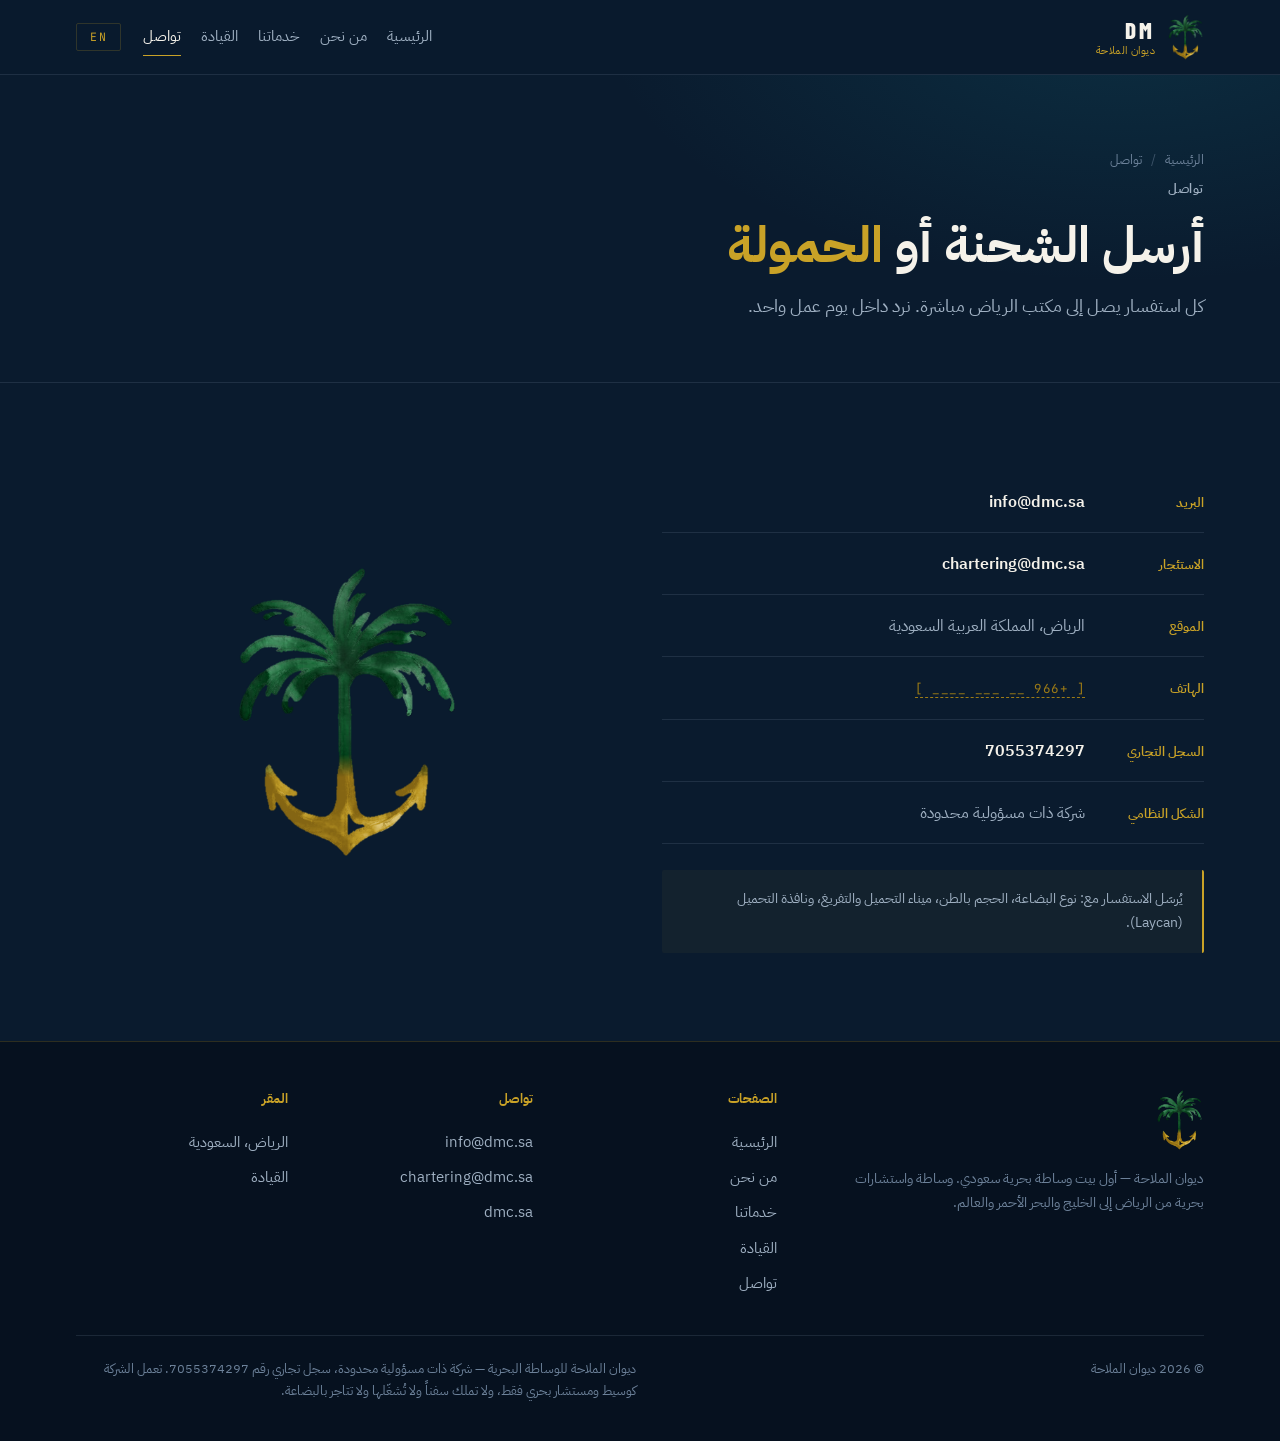
<file: contact.html>
<!DOCTYPE html>
<html lang="ar" dir="rtl" data-title-en="Contact | Diwan Maritime">
<head>
<meta charset="utf-8">
<meta name="viewport" content="width=device-width, initial-scale=1">
<title>تواصل | ديوان الملاحة</title>
<meta name="description" content="تواصل مع ديوان الملاحة — الرياض. info@dmc.sa — chartering@dmc.sa.">
<!-- STAGING — set LIVE=True in work/build_site.py when the domain is approved -->
<meta name="robots" content="noindex,nofollow">

<meta property="og:title" content="تواصل | ديوان الملاحة">
<meta property="og:description" content="تواصل مع ديوان الملاحة — الرياض. info@dmc.sa — chartering@dmc.sa.">
<meta property="og:url" content="https://dmc.sa/contact.html">
<meta property="og:site_name" content="Diwan Maritime">
<meta property="og:locale" content="ar_SA">
<meta property="og:locale:alternate" content="en_US">
<meta property="og:image" content="https://dmc.sa/assets/img/og-image.png">
<meta property="og:type" content="website">
<link rel="canonical" href="https://dmc.sa/contact.html">
<link rel="icon" href="assets/img/favicon.ico">
<link rel="apple-touch-icon" href="assets/img/apple-touch-icon.png">
<link rel="stylesheet" href="assets/site.css?v=sea6">
</head>
<body>
<header>
  <div class="wrap nav">
    <a class="brand" href="index.html">
      <img src="assets/img/logo-mark.png?v=clean" alt="Diwan Maritime">
      <span class="txt">
        <span class="n">DM</span>
        <span class="s" data-ar="ديوان الملاحة" data-en="Diwan Maritime">ديوان الملاحة</span>
      </span>
    </a>
    <button class="burger" aria-label="القائمة" onclick="document.querySelector('nav.links').classList.toggle('open')">☰</button>
    <nav class="links">
      <a href="index.html" data-ar="الرئيسية" data-en="Home">الرئيسية</a>
      <a href="about.html" data-ar="من نحن" data-en="About">من نحن</a>
      <a href="services.html" data-ar="خدماتنا" data-en="Services">خدماتنا</a>
      <a href="leadership.html" data-ar="القيادة" data-en="Leadership">القيادة</a>
      <a href="contact.html" data-ar="تواصل" data-en="Contact" aria-current="page">تواصل</a>
    </nav>
    <button class="lang" id="langbtn">EN</button>
  </div>
</header>
<main>
<section class="phero">
  <div class="wrap">
      <div class="crumb"><a href="index.html" data-ar="الرئيسية" data-en="Home">الرئيسية</a><span class="sep">/</span><span data-ar="تواصل" data-en="Contact">تواصل</span></div>
    <p class="eyebrow" data-ar="تواصل" data-en="Contact">تواصل</p>
    <h1 data-ar="أرسل الشحنة أو <span class='em'>الحمولة</span>" data-en="Send the cargo or the <span class='em'>tonnage</span>">أرسل الشحنة أو <span class='em'>الحمولة</span></h1>
    <p data-ar="كل استفسار يصل إلى مكتب الرياض مباشرة. نرد داخل يوم عمل واحد." data-en="Every enquiry lands at the Riyadh office directly. We reply within one working day.">كل استفسار يصل إلى مكتب الرياض مباشرة. نرد داخل يوم عمل واحد.</p>
  </div>
</section>

<section class="pad">
  <div class="wrap">
    <div class="contact">
      <div>
        <div class="crow"><span class="k" data-ar="البريد" data-en="Email">البريد</span><span class="v" data-ar="<strong>info@dmc.sa</strong>" data-en="<strong>info@dmc.sa</strong>"><strong>info@dmc.sa</strong></span></div>
        <div class="crow"><span class="k" data-ar="الاستئجار" data-en="Chartering">الاستئجار</span><span class="v" data-ar="<strong>chartering@dmc.sa</strong>" data-en="<strong>chartering@dmc.sa</strong>"><strong>chartering@dmc.sa</strong></span></div>
        <div class="crow"><span class="k" data-ar="الموقع" data-en="Location">الموقع</span><span class="v" data-ar="الرياض، المملكة العربية السعودية" data-en="Riyadh, Kingdom of Saudi Arabia">الرياض، المملكة العربية السعودية</span></div>
        <div class="crow"><span class="k" data-ar="الهاتف" data-en="Phone">الهاتف</span><span class="v" data-ar="<span class='ph'>[ +966 __ ___ ____ ]</span>" data-en="<span class='ph'>[ +966 __ ___ ____ ]</span>"><span class='ph'>[ +966 __ ___ ____ ]</span></span></div>
        <div class="crow"><span class="k" data-ar="السجل التجاري" data-en="CR No.">السجل التجاري</span><span class="v" data-ar="<strong>7055374297</strong>" data-en="<strong>7055374297</strong>"><strong>7055374297</strong></span></div>
        <div class="crow"><span class="k" data-ar="الشكل النظامي" data-en="Legal form">الشكل النظامي</span><span class="v" data-ar="شركة ذات مسؤولية محدودة" data-en="Limited liability company">شركة ذات مسؤولية محدودة</span></div>
        <p class="note" data-ar="يُرسَل الاستفسار مع: نوع البضاعة، الحجم بالطن، ميناء التحميل والتفريغ، ونافذة التحميل (Laycan)." data-en="Send with your enquiry: commodity, quantity in tonnes, load and discharge ports, and laycan.">يُرسَل الاستفسار مع: نوع البضاعة، الحجم بالطن، ميناء التحميل والتفريغ، ونافذة التحميل (Laycan).</p>
      </div>
      <div class="crest" style="display:flex;justify-content:center;align-items:center">
        <span class="shine" style="width:240px"><img src="assets/img/logo-mark.png?v=clean" alt="" style="opacity:.95"><span class="spark s1"></span><span class="spark s2"></span><span class="spark s3"></span><span class="spark s4"></span></span>
      </div>
    </div>
  </div>
</section>
</main>

<footer>
  <div class="wrap">
    <div class="fgrid">
      <div>
        <img src="assets/img/logo-mark.png?v=clean" alt="Diwan Maritime">
        <p data-ar="ديوان الملاحة — أول بيت وساطة بحرية سعودي. وساطة واستشارات بحرية من الرياض إلى الخليج والبحر الأحمر والعالم." data-en="Diwan Maritime — the first Saudi shipbroking house. Maritime brokerage and advisory from Riyadh across the Gulf, the Red Sea and beyond.">ديوان الملاحة — أول بيت وساطة بحرية سعودي. وساطة واستشارات بحرية من الرياض إلى الخليج والبحر الأحمر والعالم.</p>
      </div>
      <div class="fcol">
        <h5 data-ar="الصفحات" data-en="Site">الصفحات</h5>
        <a href="index.html" data-ar="الرئيسية" data-en="Home">الرئيسية</a>
        <a href="about.html" data-ar="من نحن" data-en="About">من نحن</a>
        <a href="services.html" data-ar="خدماتنا" data-en="Services">خدماتنا</a>
        <a href="leadership.html" data-ar="القيادة" data-en="Leadership">القيادة</a>
        <a href="contact.html" data-ar="تواصل" data-en="Contact">تواصل</a>
      </div>
      <div class="fcol">
        <h5 data-ar="تواصل" data-en="Contact">تواصل</h5>
        <a href="mailto:info@dmc.sa">info@dmc.sa</a>
        <a href="mailto:chartering@dmc.sa">chartering@dmc.sa</a>
        <a href="https://dmc.sa">dmc.sa</a>
      </div>
      <div class="fcol">
        <h5 data-ar="المقر" data-en="Office">المقر</h5>
        <a href="contact.html" data-ar="الرياض، السعودية" data-en="Riyadh, Saudi Arabia">الرياض، السعودية</a>
        <a href="leadership.html" data-ar="القيادة" data-en="Leadership">القيادة</a>
      </div>
    </div>
    <div class="legal">
      <div>© <span id="yr">2026</span> <span data-ar="ديوان الملاحة" data-en="Diwan Maritime">ديوان الملاحة</span></div>
      <div class="r" data-ar="ديوان الملاحة للوساطة البحرية — شركة ذات مسؤولية محدودة، سجل تجاري رقم 7055374297. تعمل الشركة كوسيط ومستشار بحري فقط، ولا تملك سفناً ولا تُشغّلها ولا تتاجر بالبضاعة." data-en="Diwan Maritime — the trading name of ديوان الملاحة (Diwan Almilaha), a limited liability company, CR No. 7055374297. The company acts as a shipbroker and maritime adviser only. It owns no vessels, operates no vessels, and trades no cargo.">ديوان الملاحة للوساطة البحرية — شركة ذات مسؤولية محدودة، سجل تجاري رقم 7055374297. تعمل الشركة كوسيط ومستشار بحري فقط، ولا تملك سفناً ولا تُشغّلها ولا تتاجر بالبضاعة.</div>
    </div>
  </div>
</footer>
<script>
/* ---------------------------------------------------------------- i18n */
(function(){
  var original = {};
  var titleAr = document.title;
  var titleEn = document.documentElement.getAttribute('data-title-en') || titleAr;
  var nodes = document.querySelectorAll('[data-ar]');
  nodes.forEach(function(n,i){ original[i] = n.innerHTML; });

  function setLang(lang){
    document.documentElement.lang = lang;
    document.documentElement.dir  = (lang === 'ar') ? 'rtl' : 'ltr';
    nodes.forEach(function(n,i){
      var val = n.getAttribute(lang === 'ar' ? 'data-ar' : 'data-en');
      if (lang === 'ar') { n.innerHTML = original[i]; }
      else if (val !== null) { n.innerHTML = val; }
    });
    var b = document.getElementById('langbtn');
    if (b) b.textContent = (lang === 'ar') ? 'EN' : 'عربي';
    document.title = (lang === 'ar') ? titleAr : titleEn;
    try { localStorage.setItem('ssh-lang', lang); } catch(e){}
  }

  var b = document.getElementById('langbtn');
  if (b) b.addEventListener('click', function(){
    setLang(document.documentElement.lang === 'ar' ? 'en' : 'ar');
  });

  var saved = null;
  try { saved = localStorage.getItem('ssh-lang'); } catch(e){}
  if (saved === 'en') setLang('en');

  document.querySelectorAll('nav.links a').forEach(function(a){
    a.addEventListener('click', function(){
      var n = document.querySelector('nav.links'); if (n) n.classList.remove('open');
    });
  });
  var y = document.getElementById('yr'); if (y) y.textContent = new Date().getFullYear();
})();
</script>
</body>
</html>
</file>
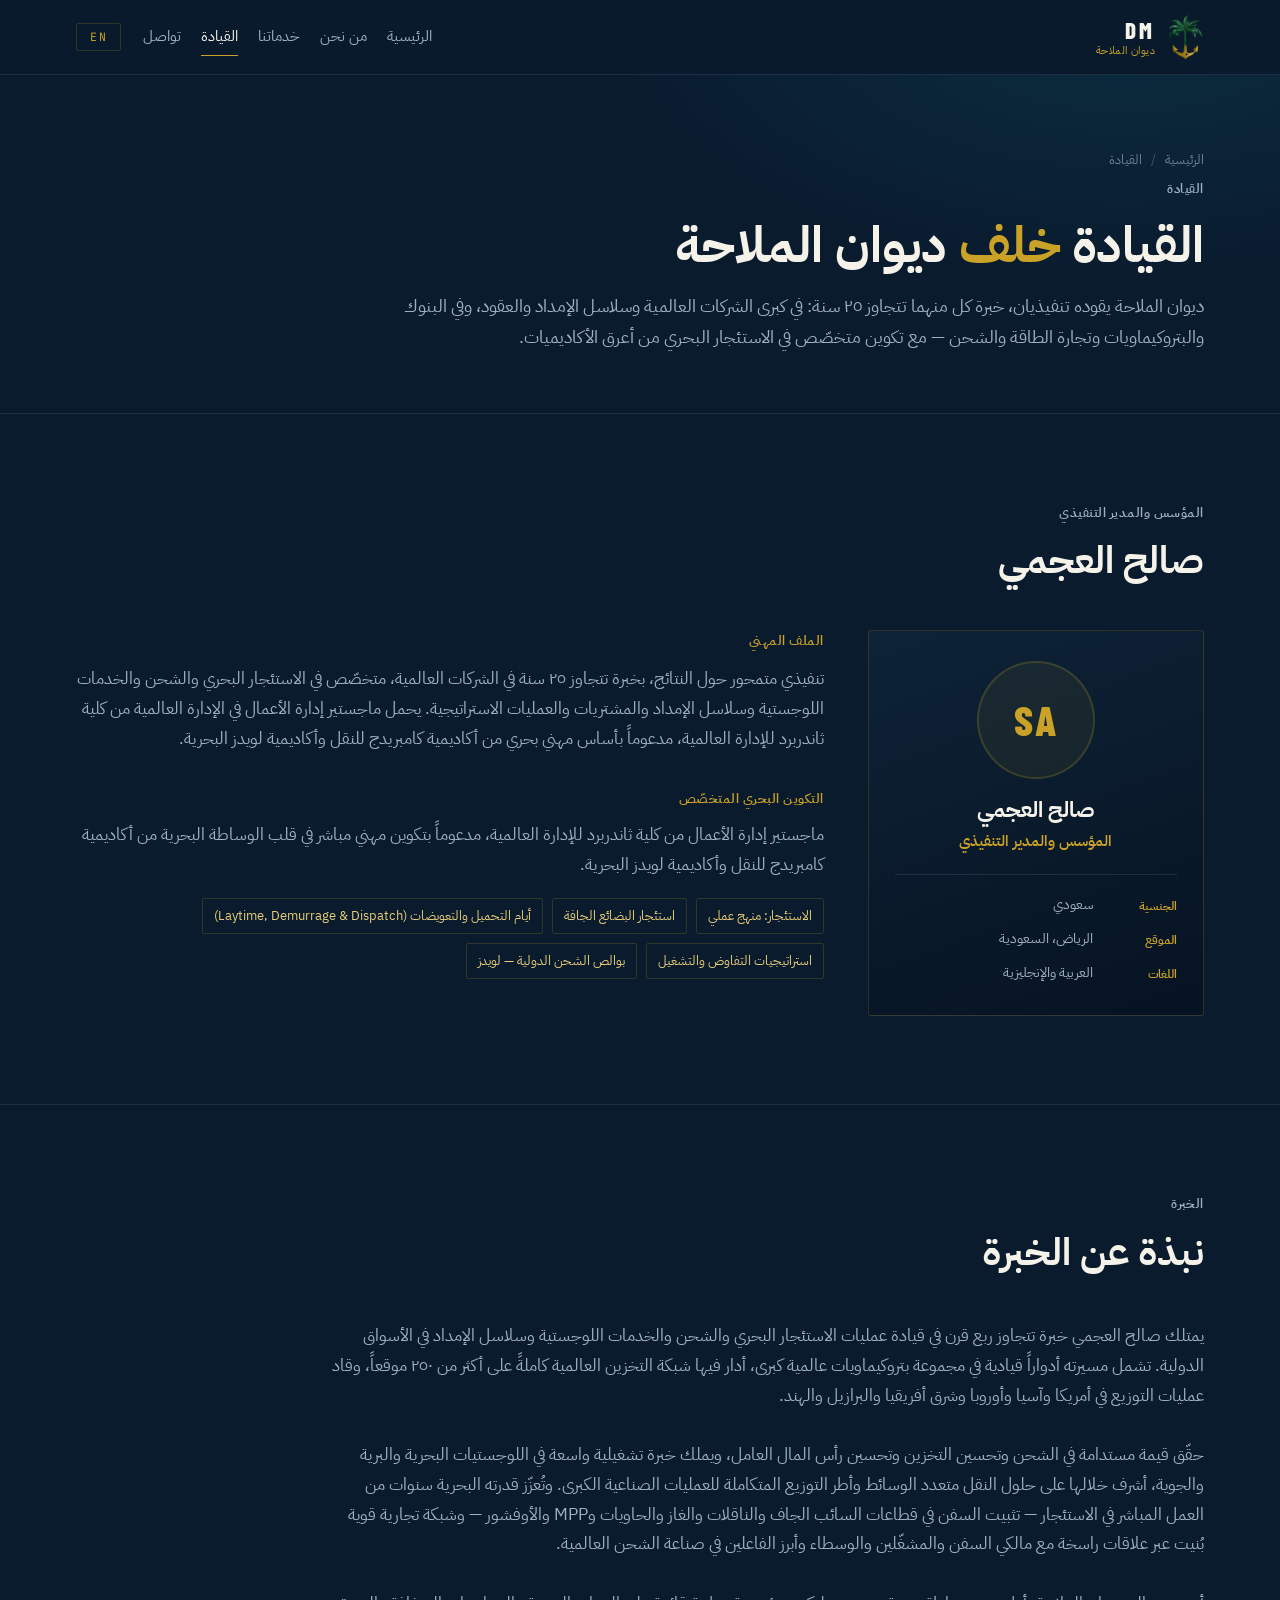
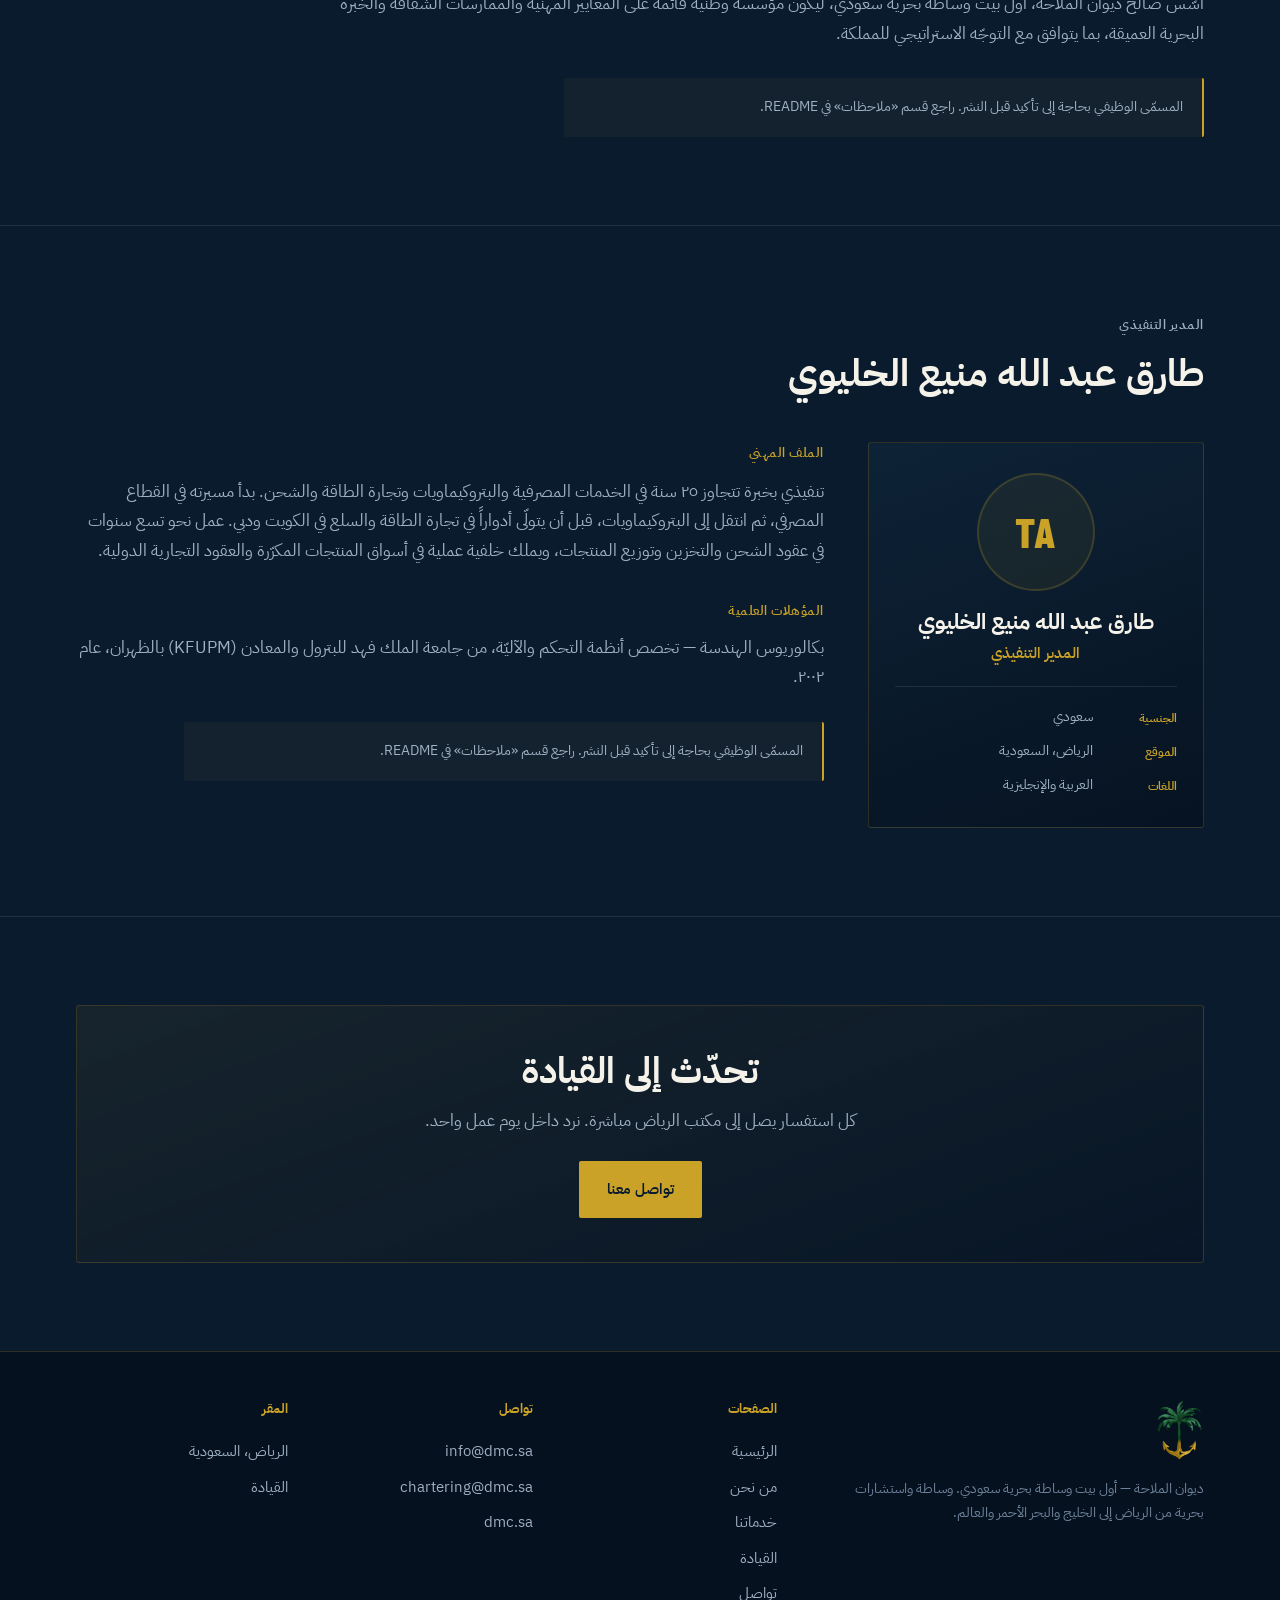
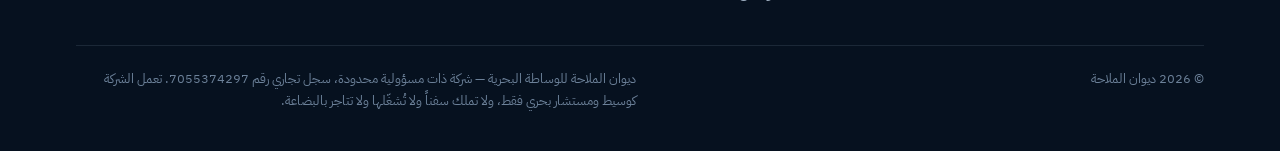
<file: leadership.html>
<!DOCTYPE html>
<html lang="ar" dir="rtl" data-title-en="Leadership | Diwan Maritime">
<head>
<meta charset="utf-8">
<meta name="viewport" content="width=device-width, initial-scale=1">
<title>القيادة | ديوان الملاحة</title>
<meta name="description" content="قيادة ديوان الملاحة — خبرة تتجاوز ٢٥ سنة لكل تنفيذي، وتكوين متخصّص في الاستئجار البحري.">
<!-- STAGING — set LIVE=True in work/build_site.py when the domain is approved -->
<meta name="robots" content="noindex,nofollow">

<meta property="og:title" content="القيادة | ديوان الملاحة">
<meta property="og:description" content="قيادة ديوان الملاحة — خبرة تتجاوز ٢٥ سنة لكل تنفيذي، وتكوين متخصّص في الاستئجار البحري.">
<meta property="og:url" content="https://dmc.sa/leadership.html">
<meta property="og:site_name" content="Diwan Maritime">
<meta property="og:locale" content="ar_SA">
<meta property="og:locale:alternate" content="en_US">
<meta property="og:image" content="https://dmc.sa/assets/img/og-image.png">
<meta property="og:type" content="website">
<link rel="canonical" href="https://dmc.sa/leadership.html">
<link rel="icon" href="assets/img/favicon.ico">
<link rel="apple-touch-icon" href="assets/img/apple-touch-icon.png">
<link rel="stylesheet" href="assets/site.css?v=sea6">
</head>
<body>
<header>
  <div class="wrap nav">
    <a class="brand" href="index.html">
      <img src="assets/img/logo-mark.png?v=clean" alt="Diwan Maritime">
      <span class="txt">
        <span class="n">DM</span>
        <span class="s" data-ar="ديوان الملاحة" data-en="Diwan Maritime">ديوان الملاحة</span>
      </span>
    </a>
    <button class="burger" aria-label="القائمة" onclick="document.querySelector('nav.links').classList.toggle('open')">☰</button>
    <nav class="links">
      <a href="index.html" data-ar="الرئيسية" data-en="Home">الرئيسية</a>
      <a href="about.html" data-ar="من نحن" data-en="About">من نحن</a>
      <a href="services.html" data-ar="خدماتنا" data-en="Services">خدماتنا</a>
      <a href="leadership.html" data-ar="القيادة" data-en="Leadership" aria-current="page">القيادة</a>
      <a href="contact.html" data-ar="تواصل" data-en="Contact">تواصل</a>
    </nav>
    <button class="lang" id="langbtn">EN</button>
  </div>
</header>
<main>
<section class="phero">
  <div class="wrap">
      <div class="crumb"><a href="index.html" data-ar="الرئيسية" data-en="Home">الرئيسية</a><span class="sep">/</span><span data-ar="القيادة" data-en="Leadership">القيادة</span></div>
    <p class="eyebrow" data-ar="القيادة" data-en="Leadership">القيادة</p>
    <h1 data-ar="القيادة <span class='em'>خلف</span> ديوان الملاحة" data-en="The leadership <span class='em'>behind</span> Diwan Maritime">القيادة <span class='em'>خلف</span> ديوان الملاحة</h1>
    <p data-ar="ديوان الملاحة يقوده تنفيذيان، خبرة كل منهما تتجاوز ٢٥ سنة: في كبرى الشركات العالمية وسلاسل الإمداد والعقود، وفي البنوك والبتروكيماويات وتجارة الطاقة والشحن — مع تكوين متخصّص في الاستئجار البحري من أعرق الأكاديميات." data-en="Diwan Maritime is led by two executives, each with more than 25 years: in global corporations, supply chains and contracting, and in banking, petrochemicals, energy trading and shipping — with formal maritime chartering training from the industry's leading academies.">ديوان الملاحة يقوده تنفيذيان، خبرة كل منهما تتجاوز ٢٥ سنة: في كبرى الشركات العالمية وسلاسل الإمداد والعقود، وفي البنوك والبتروكيماويات وتجارة الطاقة والشحن — مع تكوين متخصّص في الاستئجار البحري من أعرق الأكاديميات.</p>
  </div>
</section>

<section class="pad">
  <div class="wrap">
    <div class="head">
      <p class="eyebrow" data-ar="المؤسس والمدير التنفيذي" data-en="Founder &amp; Managing Director">المؤسس والمدير التنفيذي</p>
      <h2 data-ar="صالح العجمي" data-en="Saleh Alajmi">صالح العجمي</h2>
    </div>
    <div class="profile">
      <div class="pcard">
        <div class="av"><span>SA</span></div>
        <h3 data-ar="صالح العجمي" data-en="Saleh Alajmi">صالح العجمي</h3>
        <div class="role" data-ar="المؤسس والمدير التنفيذي" data-en="Founder &amp; Managing Director">المؤسس والمدير التنفيذي</div>
        <div class="meta">
          <div><span class="mk" data-ar="الجنسية" data-en="Nationality">الجنسية</span><span data-ar="سعودي" data-en="Saudi">سعودي</span></div>
          <div><span class="mk" data-ar="الموقع" data-en="Location">الموقع</span><span data-ar="الرياض، السعودية" data-en="Riyadh, Saudi Arabia">الرياض، السعودية</span></div>
          <div><span class="mk" data-ar="اللغات" data-en="Languages">اللغات</span><span data-ar="العربية والإنجليزية" data-en="Arabic &amp; English">العربية والإنجليزية</span></div>
        </div>
      </div>
      <div>
        <p class="eyebrow" data-ar="الملف المهني" data-en="Profile">الملف المهني</p>
        <div class="prose" style="margin-top:12px">
          <p data-ar="تنفيذي متمحور حول النتائج، بخبرة تتجاوز ٢٥ سنة في الشركات العالمية، متخصّص في الاستئجار البحري والشحن والخدمات اللوجستية وسلاسل الإمداد والمشتريات والعمليات الاستراتيجية. يحمل ماجستير إدارة الأعمال في الإدارة العالمية من كلية ثاندربرد للإدارة العالمية، مدعوماً بأساس مهني بحري من أكاديمية كامبريدج للنقل وأكاديمية لويدز البحرية." data-en="A results-focused executive with more than 25 years in global corporations, specialising in chartering, shipping, logistics, supply chain, procurement and strategic operations. Holds an MBA in Global Management from Thunderbird School of Global Management, with professional maritime foundations from the Cambridge Academy of Transport and Lloyd's Maritime Academy.">تنفيذي متمحور حول النتائج، بخبرة تتجاوز ٢٥ سنة في الشركات العالمية، متخصّص في الاستئجار البحري والشحن والخدمات اللوجستية وسلاسل الإمداد والمشتريات والعمليات الاستراتيجية. يحمل ماجستير إدارة الأعمال في الإدارة العالمية من كلية ثاندربرد للإدارة العالمية، مدعوماً بأساس مهني بحري من أكاديمية كامبريدج للنقل وأكاديمية لويدز البحرية.</p>
        </div>

        <div style="margin-top:34px">
          <p class="eyebrow" data-ar="التكوين البحري المتخصّص" data-en="Specialist maritime training">التكوين البحري المتخصّص</p>
          <p class="prose" style="margin-top:10px" data-ar="ماجستير إدارة الأعمال من كلية ثاندربرد للإدارة العالمية، مدعوماً بتكوين مهني مباشر في قلب الوساطة البحرية من أكاديمية كامبريدج للنقل وأكاديمية لويدز البحرية." data-en="An MBA from Thunderbird School of Global Management, reinforced by direct professional grounding in the core of shipbroking from the Cambridge Academy of Transport and Lloyd's Maritime Academy.">ماجستير إدارة الأعمال من كلية ثاندربرد للإدارة العالمية، مدعوماً بتكوين مهني مباشر في قلب الوساطة البحرية من أكاديمية كامبريدج للنقل وأكاديمية لويدز البحرية.</p>
          <div class="tags">
        <span class="tag-p" data-ar="الاستئجار: منهج عملي" data-en="Chartering — A Practical Approach">الاستئجار: منهج عملي</span>
        <span class="tag-p" data-ar="استئجار البضائع الجافة" data-en="Dry Cargo Chartering">استئجار البضائع الجافة</span>
        <span class="tag-p" data-ar="أيام التحميل والتعويضات (Laytime, Demurrage &amp; Dispatch)" data-en="Laytime, Demurrage &amp; Dispatch">أيام التحميل والتعويضات (Laytime, Demurrage &amp; Dispatch)</span>
        <span class="tag-p" data-ar="استراتيجيات التفاوض والتشغيل" data-en="Negotiations &amp; Operation Strategy">استراتيجيات التفاوض والتشغيل</span>
        <span class="tag-p" data-ar="بوالص الشحن الدولية — لويدز" data-en="International Bills of Lading — Lloyd's">بوالص الشحن الدولية — لويدز</span>
          </div>
        </div>
      </div>
    </div>
  </div>
</section>

<section class="pad">
  <div class="wrap">
    <div class="head">
      <p class="eyebrow" data-ar="الخبرة" data-en="Experience">الخبرة</p>
      <h2 data-ar="نبذة عن الخبرة" data-en="Experience briefing">نبذة عن الخبرة</h2>
    </div>
    <div class="prose" style="margin-top:14px;max-width:88ch">
      <p data-ar="يمتلك صالح العجمي خبرة تتجاوز ربع قرن في قيادة عمليات الاستئجار البحري والشحن والخدمات اللوجستية وسلاسل الإمداد في الأسواق الدولية. تشمل مسيرته أدواراً قيادية في مجموعة بتروكيماويات عالمية كبرى، أدار فيها شبكة التخزين العالمية كاملةً على أكثر من ٢٥٠ موقعاً، وقاد عمليات التوزيع في أمريكا وآسيا وأوروبا وشرق أفريقيا والبرازيل والهند.<br><br>حقّق قيمة مستدامة في الشحن وتحسين التخزين وتحسين رأس المال العامل، ويملك خبرة تشغيلية واسعة في اللوجستيات البحرية والبرية والجوية، أشرف خلالها على حلول النقل متعدد الوسائط وأطر التوزيع المتكاملة للعمليات الصناعية الكبرى. وتُعزّز قدرته البحرية سنوات من العمل المباشر في الاستئجار — تثبيت السفن في قطاعات السائب الجاف والناقلات والغاز والحاويات وMPP والأوفشور — وشبكة تجارية قوية بُنيت عبر علاقات راسخة مع مالكي السفن والمشغّلين والوسطاء وأبرز الفاعلين في صناعة الشحن العالمية.<br><br>أسّس صالح ديوان الملاحة، أول بيت وساطة بحرية سعودي، ليكون مؤسسة وطنية قائمة على المعايير المهنية والممارسات الشفافة والخبرة البحرية العميقة، بما يتوافق مع التوجّه الاستراتيجي للمملكة." data-en="Saleh Alajmi has over a quarter of a century of experience leading chartering, shipping, logistics and supply-chain operations across international markets. His career includes senior roles in a major global petrochemical group, where he managed the full global storage network of more than 250 sites and directed distribution operations across America, Asia, Europe, East Africa, Brazil and India.<br><br>He delivered sustained value creation in shipping, storage optimisation and working-capital improvement, and has extensive operational exposure across sea, land and air logistics, overseeing multimodal transport solutions and integrated distribution frameworks for large industrial operations. His maritime capability is reinforced by many years of direct chartering work — fixing ships across dry bulk, tanker, gas, container, MPP and offshore segments — and by a strong commercial network built through long-standing relationships with shipowners, operators, brokers and other key players across the global shipping industry.<br><br>Saleh founded Diwan Maritime, the first Saudi shipbroking house, establishing a national institution built on professional standards, transparent practices and deep maritime expertise aligned with the Kingdom's strategic direction.">يمتلك صالح العجمي خبرة تتجاوز ربع قرن في قيادة عمليات الاستئجار البحري والشحن والخدمات اللوجستية وسلاسل الإمداد في الأسواق الدولية. تشمل مسيرته أدواراً قيادية في مجموعة بتروكيماويات عالمية كبرى، أدار فيها شبكة التخزين العالمية كاملةً على أكثر من ٢٥٠ موقعاً، وقاد عمليات التوزيع في أمريكا وآسيا وأوروبا وشرق أفريقيا والبرازيل والهند.<br><br>حقّق قيمة مستدامة في الشحن وتحسين التخزين وتحسين رأس المال العامل، ويملك خبرة تشغيلية واسعة في اللوجستيات البحرية والبرية والجوية، أشرف خلالها على حلول النقل متعدد الوسائط وأطر التوزيع المتكاملة للعمليات الصناعية الكبرى. وتُعزّز قدرته البحرية سنوات من العمل المباشر في الاستئجار — تثبيت السفن في قطاعات السائب الجاف والناقلات والغاز والحاويات وMPP والأوفشور — وشبكة تجارية قوية بُنيت عبر علاقات راسخة مع مالكي السفن والمشغّلين والوسطاء وأبرز الفاعلين في صناعة الشحن العالمية.<br><br>أسّس صالح ديوان الملاحة، أول بيت وساطة بحرية سعودي، ليكون مؤسسة وطنية قائمة على المعايير المهنية والممارسات الشفافة والخبرة البحرية العميقة، بما يتوافق مع التوجّه الاستراتيجي للمملكة.</p>
    </div>
    <p class="note" style="margin-top:30px;max-width:80ch" data-ar="المسمّى الوظيفي بحاجة إلى تأكيد قبل النشر. راجع قسم «ملاحظات» في README." data-en="Job titles need confirmation before publishing. See the notes section in the README.">المسمّى الوظيفي بحاجة إلى تأكيد قبل النشر. راجع قسم «ملاحظات» في README.</p>
  </div>
</section>

<section class="pad">
  <div class="wrap">
    <div class="head">
      <p class="eyebrow" data-ar="المدير التنفيذي" data-en="Managing Director">المدير التنفيذي</p>
      <h2 data-ar="طارق عبد الله منيع الخليوي" data-en="Tareq Abdullah Manea Alkhulaiwi">طارق عبد الله منيع الخليوي</h2>
    </div>
    <div class="profile">
      <div class="pcard">
        <div class="av"><span>TA</span></div>
        <h3 data-ar="طارق عبد الله منيع الخليوي" data-en="Tareq Abdullah Manea Alkhulaiwi">طارق عبد الله منيع الخليوي</h3>
        <div class="role" data-ar="المدير التنفيذي" data-en="Managing Director">المدير التنفيذي</div>
        <div class="meta">
          <div><span class="mk" data-ar="الجنسية" data-en="Nationality">الجنسية</span><span data-ar="سعودي" data-en="Saudi">سعودي</span></div>
          <div><span class="mk" data-ar="الموقع" data-en="Location">الموقع</span><span data-ar="الرياض، السعودية" data-en="Riyadh, Saudi Arabia">الرياض، السعودية</span></div>
          <div><span class="mk" data-ar="اللغات" data-en="Languages">اللغات</span><span data-ar="العربية والإنجليزية" data-en="Arabic &amp; English">العربية والإنجليزية</span></div>
        </div>
      </div>
      <div>
        <p class="eyebrow" data-ar="الملف المهني" data-en="Profile">الملف المهني</p>
        <div class="prose" style="margin-top:12px">
          <p data-ar="تنفيذي بخبرة تتجاوز ٢٥ سنة في الخدمات المصرفية والبتروكيماويات وتجارة الطاقة والشحن. بدأ مسيرته في القطاع المصرفي، ثم انتقل إلى البتروكيماويات، قبل أن يتولّى أدواراً في تجارة الطاقة والسلع في الكويت ودبي. عمل نحو تسع سنوات في عقود الشحن والتخزين وتوزيع المنتجات، ويملك خلفية عملية في أسواق المنتجات المكرّرة والعقود التجارية الدولية." data-en="An executive with more than 25 years across banking, petrochemicals, energy trading and shipping. He began his career in banking, moved into petrochemicals, then took up energy and commodity trading roles in Kuwait and Dubai. He spent around nine years in shipping and storage contracting and product distribution, giving him hands-on grounding in refined-products markets and international commercial contracts.">تنفيذي بخبرة تتجاوز ٢٥ سنة في الخدمات المصرفية والبتروكيماويات وتجارة الطاقة والشحن. بدأ مسيرته في القطاع المصرفي، ثم انتقل إلى البتروكيماويات، قبل أن يتولّى أدواراً في تجارة الطاقة والسلع في الكويت ودبي. عمل نحو تسع سنوات في عقود الشحن والتخزين وتوزيع المنتجات، ويملك خلفية عملية في أسواق المنتجات المكرّرة والعقود التجارية الدولية.</p>
        </div>

        <div style="margin-top:34px">
          <p class="eyebrow" data-ar="المؤهلات العلمية" data-en="Education">المؤهلات العلمية</p>
          <p class="prose" style="margin-top:10px" data-ar="بكالوريوس الهندسة — تخصص أنظمة التحكم والآليّة، من جامعة الملك فهد للبترول والمعادن (KFUPM) بالظهران، عام ٢٠٠٢." data-en="Bachelor of Engineering — Control and Automation Systems Engineering, King Fahd University of Petroleum &amp; Minerals (KFUPM), Dhahran, 2002.">بكالوريوس الهندسة — تخصص أنظمة التحكم والآليّة، من جامعة الملك فهد للبترول والمعادن (KFUPM) بالظهران، عام ٢٠٠٢.</p>
        </div>

        <p class="note" style="margin-top:30px;max-width:80ch" data-ar="المسمّى الوظيفي بحاجة إلى تأكيد قبل النشر. راجع قسم «ملاحظات» في README." data-en="Job titles need confirmation before publishing. See the notes section in the README.">المسمّى الوظيفي بحاجة إلى تأكيد قبل النشر. راجع قسم «ملاحظات» في README.</p>
      </div>
    </div>
  </div>
</section>

<section class="pad">
  <div class="wrap">
    <div class="band">
      <h2 data-ar="تحدّث إلى القيادة" data-en="Talk to the leadership">تحدّث إلى القيادة</h2>
      <p data-ar="كل استفسار يصل إلى مكتب الرياض مباشرة. نرد داخل يوم عمل واحد." data-en="Every enquiry lands at the Riyadh office directly. We reply within one working day.">كل استفسار يصل إلى مكتب الرياض مباشرة. نرد داخل يوم عمل واحد.</p>
      <a class="btn btn-p" href="contact.html" data-ar="تواصل معنا" data-en="Contact us">تواصل معنا</a>
    </div>
  </div>
</section>
</main>

<footer>
  <div class="wrap">
    <div class="fgrid">
      <div>
        <img src="assets/img/logo-mark.png?v=clean" alt="Diwan Maritime">
        <p data-ar="ديوان الملاحة — أول بيت وساطة بحرية سعودي. وساطة واستشارات بحرية من الرياض إلى الخليج والبحر الأحمر والعالم." data-en="Diwan Maritime — the first Saudi shipbroking house. Maritime brokerage and advisory from Riyadh across the Gulf, the Red Sea and beyond.">ديوان الملاحة — أول بيت وساطة بحرية سعودي. وساطة واستشارات بحرية من الرياض إلى الخليج والبحر الأحمر والعالم.</p>
      </div>
      <div class="fcol">
        <h5 data-ar="الصفحات" data-en="Site">الصفحات</h5>
        <a href="index.html" data-ar="الرئيسية" data-en="Home">الرئيسية</a>
        <a href="about.html" data-ar="من نحن" data-en="About">من نحن</a>
        <a href="services.html" data-ar="خدماتنا" data-en="Services">خدماتنا</a>
        <a href="leadership.html" data-ar="القيادة" data-en="Leadership">القيادة</a>
        <a href="contact.html" data-ar="تواصل" data-en="Contact">تواصل</a>
      </div>
      <div class="fcol">
        <h5 data-ar="تواصل" data-en="Contact">تواصل</h5>
        <a href="mailto:info@dmc.sa">info@dmc.sa</a>
        <a href="mailto:chartering@dmc.sa">chartering@dmc.sa</a>
        <a href="https://dmc.sa">dmc.sa</a>
      </div>
      <div class="fcol">
        <h5 data-ar="المقر" data-en="Office">المقر</h5>
        <a href="contact.html" data-ar="الرياض، السعودية" data-en="Riyadh, Saudi Arabia">الرياض، السعودية</a>
        <a href="leadership.html" data-ar="القيادة" data-en="Leadership">القيادة</a>
      </div>
    </div>
    <div class="legal">
      <div>© <span id="yr">2026</span> <span data-ar="ديوان الملاحة" data-en="Diwan Maritime">ديوان الملاحة</span></div>
      <div class="r" data-ar="ديوان الملاحة للوساطة البحرية — شركة ذات مسؤولية محدودة، سجل تجاري رقم 7055374297. تعمل الشركة كوسيط ومستشار بحري فقط، ولا تملك سفناً ولا تُشغّلها ولا تتاجر بالبضاعة." data-en="Diwan Maritime — the trading name of ديوان الملاحة (Diwan Almilaha), a limited liability company, CR No. 7055374297. The company acts as a shipbroker and maritime adviser only. It owns no vessels, operates no vessels, and trades no cargo.">ديوان الملاحة للوساطة البحرية — شركة ذات مسؤولية محدودة، سجل تجاري رقم 7055374297. تعمل الشركة كوسيط ومستشار بحري فقط، ولا تملك سفناً ولا تُشغّلها ولا تتاجر بالبضاعة.</div>
    </div>
  </div>
</footer>
<script>
/* ---------------------------------------------------------------- i18n */
(function(){
  var original = {};
  var titleAr = document.title;
  var titleEn = document.documentElement.getAttribute('data-title-en') || titleAr;
  var nodes = document.querySelectorAll('[data-ar]');
  nodes.forEach(function(n,i){ original[i] = n.innerHTML; });

  function setLang(lang){
    document.documentElement.lang = lang;
    document.documentElement.dir  = (lang === 'ar') ? 'rtl' : 'ltr';
    nodes.forEach(function(n,i){
      var val = n.getAttribute(lang === 'ar' ? 'data-ar' : 'data-en');
      if (lang === 'ar') { n.innerHTML = original[i]; }
      else if (val !== null) { n.innerHTML = val; }
    });
    var b = document.getElementById('langbtn');
    if (b) b.textContent = (lang === 'ar') ? 'EN' : 'عربي';
    document.title = (lang === 'ar') ? titleAr : titleEn;
    try { localStorage.setItem('ssh-lang', lang); } catch(e){}
  }

  var b = document.getElementById('langbtn');
  if (b) b.addEventListener('click', function(){
    setLang(document.documentElement.lang === 'ar' ? 'en' : 'ar');
  });

  var saved = null;
  try { saved = localStorage.getItem('ssh-lang'); } catch(e){}
  if (saved === 'en') setLang('en');

  document.querySelectorAll('nav.links a').forEach(function(a){
    a.addEventListener('click', function(){
      var n = document.querySelector('nav.links'); if (n) n.classList.remove('open');
    });
  });
  var y = document.getElementById('yr'); if (y) y.textContent = new Date().getFullYear();
})();
</script>
</body>
</html>
</file>
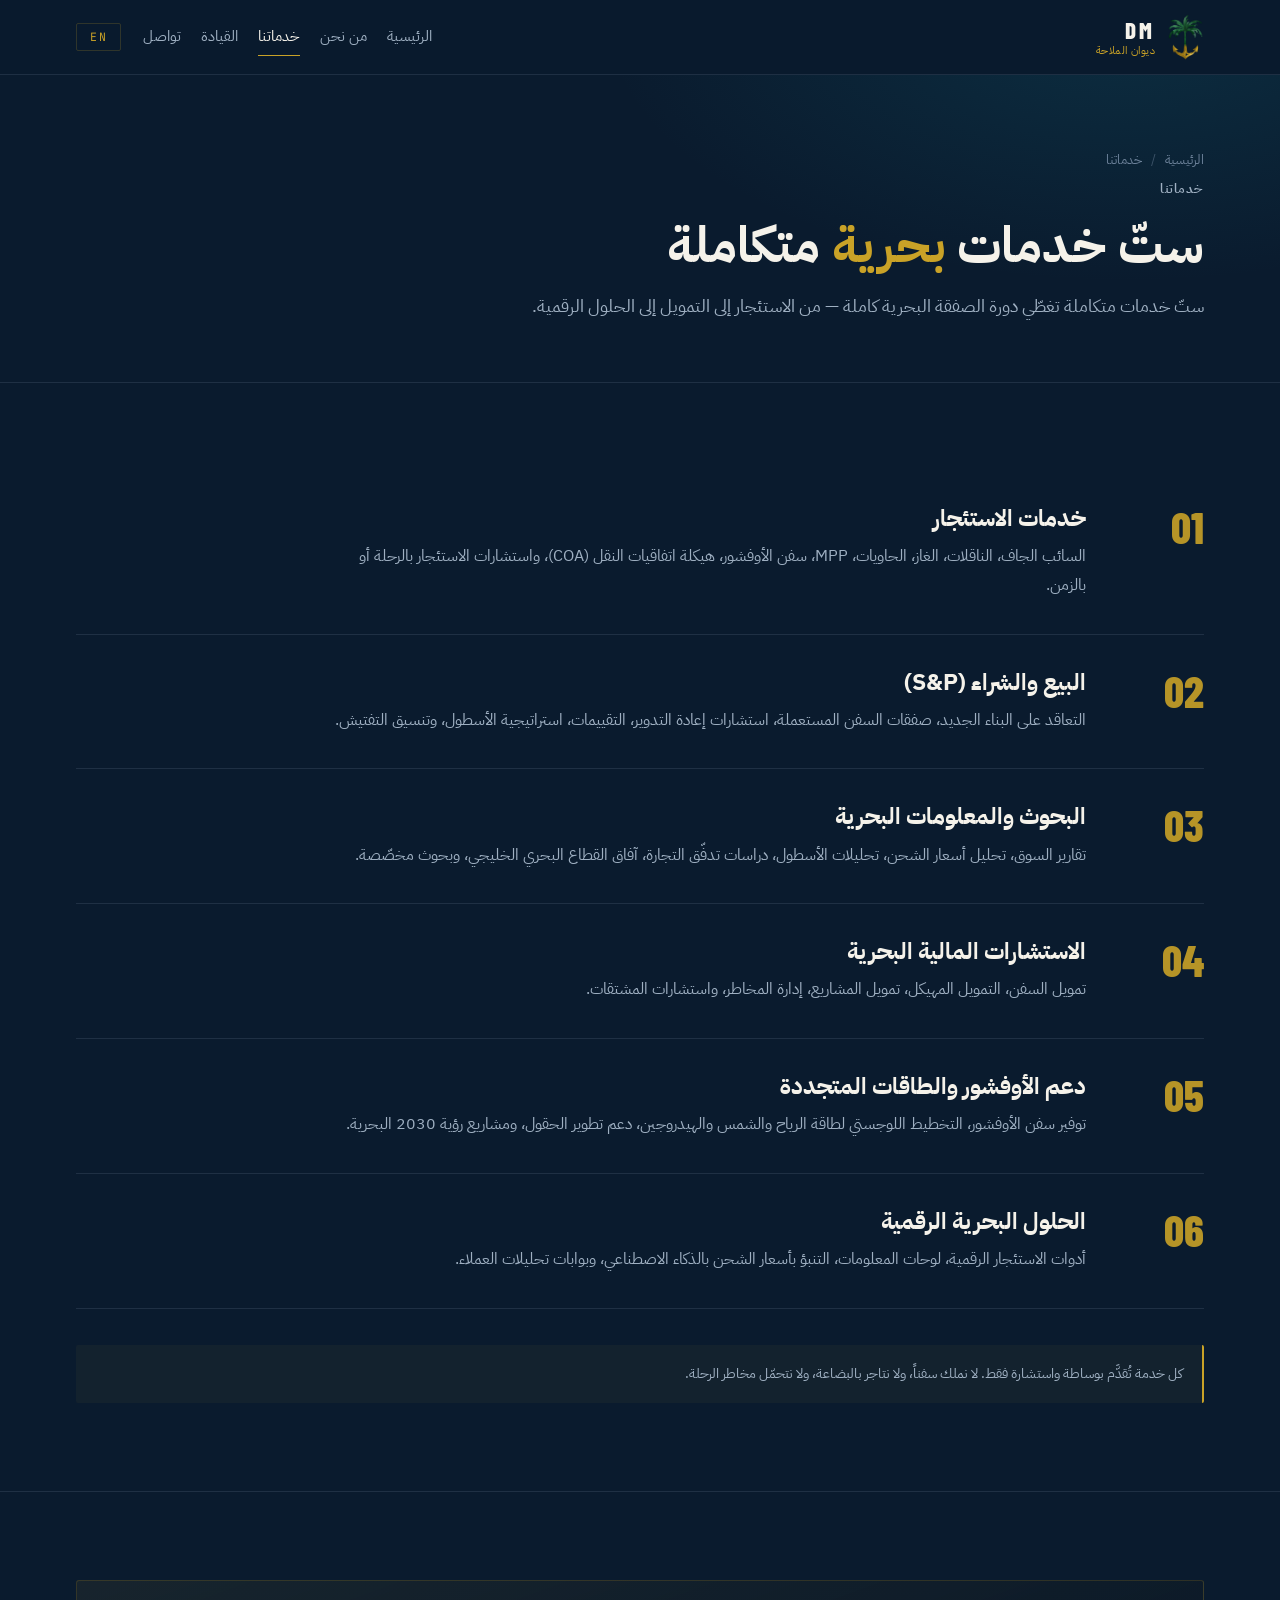
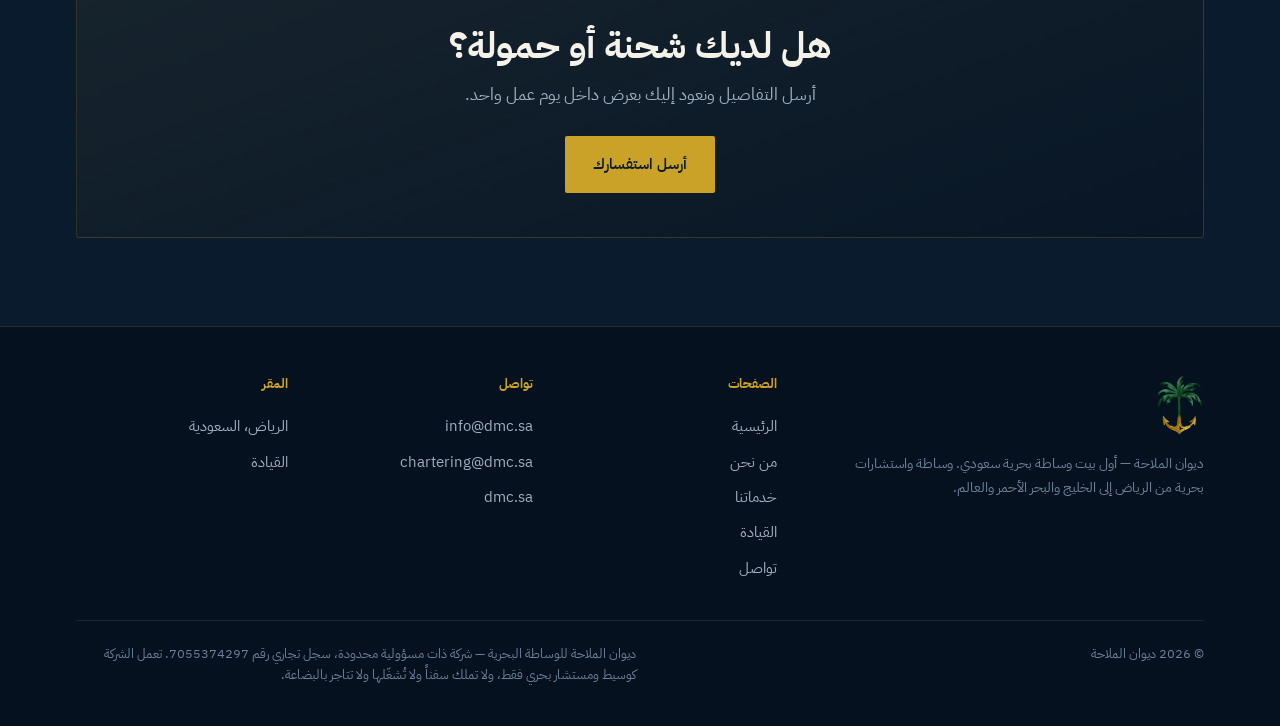
<file: services.html>
<!DOCTYPE html>
<html lang="ar" dir="rtl" data-title-en="Services | Diwan Maritime">
<head>
<meta charset="utf-8">
<meta name="viewport" content="width=device-width, initial-scale=1">
<title>خدماتنا | ديوان الملاحة</title>
<meta name="description" content="خدمات ديوان الملاحة — استئجار، بيع وشراء، بحوث ومعلومات، استشارات مالية، أوفشور وطاقة متجددة، وحلول رقمية.">
<!-- STAGING — set LIVE=True in work/build_site.py when the domain is approved -->
<meta name="robots" content="noindex,nofollow">

<meta property="og:title" content="خدماتنا | ديوان الملاحة">
<meta property="og:description" content="خدمات ديوان الملاحة — استئجار، بيع وشراء، بحوث ومعلومات، استشارات مالية، أوفشور وطاقة متجددة، وحلول رقمية.">
<meta property="og:url" content="https://dmc.sa/services.html">
<meta property="og:site_name" content="Diwan Maritime">
<meta property="og:locale" content="ar_SA">
<meta property="og:locale:alternate" content="en_US">
<meta property="og:image" content="https://dmc.sa/assets/img/og-image.png">
<meta property="og:type" content="website">
<link rel="canonical" href="https://dmc.sa/services.html">
<link rel="icon" href="assets/img/favicon.ico">
<link rel="apple-touch-icon" href="assets/img/apple-touch-icon.png">
<link rel="stylesheet" href="assets/site.css?v=sea6">
</head>
<body>
<header>
  <div class="wrap nav">
    <a class="brand" href="index.html">
      <img src="assets/img/logo-mark.png?v=clean" alt="Diwan Maritime">
      <span class="txt">
        <span class="n">DM</span>
        <span class="s" data-ar="ديوان الملاحة" data-en="Diwan Maritime">ديوان الملاحة</span>
      </span>
    </a>
    <button class="burger" aria-label="القائمة" onclick="document.querySelector('nav.links').classList.toggle('open')">☰</button>
    <nav class="links">
      <a href="index.html" data-ar="الرئيسية" data-en="Home">الرئيسية</a>
      <a href="about.html" data-ar="من نحن" data-en="About">من نحن</a>
      <a href="services.html" data-ar="خدماتنا" data-en="Services" aria-current="page">خدماتنا</a>
      <a href="leadership.html" data-ar="القيادة" data-en="Leadership">القيادة</a>
      <a href="contact.html" data-ar="تواصل" data-en="Contact">تواصل</a>
    </nav>
    <button class="lang" id="langbtn">EN</button>
  </div>
</header>
<main>
<section class="phero">
  <div class="wrap">
      <div class="crumb"><a href="index.html" data-ar="الرئيسية" data-en="Home">الرئيسية</a><span class="sep">/</span><span data-ar="خدماتنا" data-en="Services">خدماتنا</span></div>
    <p class="eyebrow" data-ar="خدماتنا" data-en="Services">خدماتنا</p>
    <h1 data-ar="ستّ خدمات <span class='em'>بحرية</span> متكاملة" data-en="Six integrated <span class='em'>maritime</span> services">ستّ خدمات <span class='em'>بحرية</span> متكاملة</h1>
    <p data-ar="ستّ خدمات متكاملة تغطّي دورة الصفقة البحرية كاملة — من الاستئجار إلى التمويل إلى الحلول الرقمية." data-en="Six integrated services covering the full maritime transaction cycle — from chartering to finance to digital tools.">ستّ خدمات متكاملة تغطّي دورة الصفقة البحرية كاملة — من الاستئجار إلى التمويل إلى الحلول الرقمية.</p>
  </div>
</section>

<section class="pad">
  <div class="wrap">
      <div class="svc">
        <div class="k">01</div>
        <div>
          <h3 data-ar="خدمات الاستئجار" data-en="Chartering Services">خدمات الاستئجار</h3>
          <p data-ar="السائب الجاف، الناقلات، الغاز، الحاويات، MPP، سفن الأوفشور، هيكلة اتفاقيات النقل (COA)، واستشارات الاستئجار بالرحلة أو بالزمن." data-en="Dry bulk, tanker, gas, container, MPP, offshore vessels, COA structuring, voyage and time charter advisory.">السائب الجاف، الناقلات، الغاز، الحاويات، MPP، سفن الأوفشور، هيكلة اتفاقيات النقل (COA)، واستشارات الاستئجار بالرحلة أو بالزمن.</p>
        </div>
      </div>
      <div class="svc">
        <div class="k">02</div>
        <div>
          <h3 data-ar="البيع والشراء (S&amp;P)" data-en="Sale &amp; Purchase (S&amp;P)">البيع والشراء (S&amp;P)</h3>
          <p data-ar="التعاقد على البناء الجديد، صفقات السفن المستعملة، استشارات إعادة التدوير، التقييمات، استراتيجية الأسطول، وتنسيق التفتيش." data-en="Newbuilding contracting, secondhand transactions, recycling advisory, valuations, fleet strategy, inspection coordination.">التعاقد على البناء الجديد، صفقات السفن المستعملة، استشارات إعادة التدوير، التقييمات، استراتيجية الأسطول، وتنسيق التفتيش.</p>
        </div>
      </div>
      <div class="svc">
        <div class="k">03</div>
        <div>
          <h3 data-ar="البحوث والمعلومات البحرية" data-en="Maritime Research &amp; Intelligence">البحوث والمعلومات البحرية</h3>
          <p data-ar="تقارير السوق، تحليل أسعار الشحن، تحليلات الأسطول، دراسات تدفّق التجارة، آفاق القطاع البحري الخليجي، وبحوث مخصّصة." data-en="Market reports, freight analysis, fleet analytics, trade flow studies, GCC maritime outlook, custom research.">تقارير السوق، تحليل أسعار الشحن، تحليلات الأسطول، دراسات تدفّق التجارة، آفاق القطاع البحري الخليجي، وبحوث مخصّصة.</p>
        </div>
      </div>
      <div class="svc">
        <div class="k">04</div>
        <div>
          <h3 data-ar="الاستشارات المالية البحرية" data-en="Maritime Financial Advisory">الاستشارات المالية البحرية</h3>
          <p data-ar="تمويل السفن، التمويل المهيكل، تمويل المشاريع، إدارة المخاطر، واستشارات المشتقات." data-en="Ship finance, structured finance, project finance, risk management, derivatives advisory.">تمويل السفن، التمويل المهيكل، تمويل المشاريع، إدارة المخاطر، واستشارات المشتقات.</p>
        </div>
      </div>
      <div class="svc">
        <div class="k">05</div>
        <div>
          <h3 data-ar="دعم الأوفشور والطاقات المتجددة" data-en="Offshore &amp; Renewables Support">دعم الأوفشور والطاقات المتجددة</h3>
          <p data-ar="توفير سفن الأوفشور، التخطيط اللوجستي لطاقة الرياح والشمس والهيدروجين، دعم تطوير الحقول، ومشاريع رؤية 2030 البحرية." data-en="Offshore vessel procurement, logistics planning for wind, solar and hydrogen, field development support, Vision 2030 maritime projects.">توفير سفن الأوفشور، التخطيط اللوجستي لطاقة الرياح والشمس والهيدروجين، دعم تطوير الحقول، ومشاريع رؤية 2030 البحرية.</p>
        </div>
      </div>
      <div class="svc">
        <div class="k">06</div>
        <div>
          <h3 data-ar="الحلول البحرية الرقمية" data-en="Digital Maritime Solutions">الحلول البحرية الرقمية</h3>
          <p data-ar="أدوات الاستئجار الرقمية، لوحات المعلومات، التنبؤ بأسعار الشحن بالذكاء الاصطناعي، وبوابات تحليلات العملاء." data-en="Digital chartering tools, dashboards, AI freight forecasting, client analytics portals.">أدوات الاستئجار الرقمية، لوحات المعلومات، التنبؤ بأسعار الشحن بالذكاء الاصطناعي، وبوابات تحليلات العملاء.</p>
        </div>
      </div>
    <div class="note" style="margin-top:36px" data-ar="كل خدمة تُقدَّم بوساطة واستشارة فقط. لا نملك سفناً، ولا نتاجر بالبضاعة، ولا نتحمّل مخاطر الرحلة." data-en="Every service is brokerage and advisory only. We own no vessels, trade no cargo, and carry no voyage risk.">كل خدمة تُقدَّم بوساطة واستشارة فقط. لا نملك سفناً، ولا نتاجر بالبضاعة، ولا نتحمّل مخاطر الرحلة.</div>
  </div>
</section>

<section class="pad">
  <div class="wrap">
    <div class="band">
      <h2 data-ar="هل لديك شحنة أو حمولة؟" data-en="Do you have a cargo or a vessel?">هل لديك شحنة أو حمولة؟</h2>
      <p data-ar="أرسل التفاصيل ونعود إليك بعرض داخل يوم عمل واحد." data-en="Send the details and we come back with an offer within one working day.">أرسل التفاصيل ونعود إليك بعرض داخل يوم عمل واحد.</p>
      <a class="btn btn-p" href="contact.html" data-ar="أرسل استفسارك" data-en="Send your enquiry">أرسل استفسارك</a>
    </div>
  </div>
</section>
</main>

<footer>
  <div class="wrap">
    <div class="fgrid">
      <div>
        <img src="assets/img/logo-mark.png?v=clean" alt="Diwan Maritime">
        <p data-ar="ديوان الملاحة — أول بيت وساطة بحرية سعودي. وساطة واستشارات بحرية من الرياض إلى الخليج والبحر الأحمر والعالم." data-en="Diwan Maritime — the first Saudi shipbroking house. Maritime brokerage and advisory from Riyadh across the Gulf, the Red Sea and beyond.">ديوان الملاحة — أول بيت وساطة بحرية سعودي. وساطة واستشارات بحرية من الرياض إلى الخليج والبحر الأحمر والعالم.</p>
      </div>
      <div class="fcol">
        <h5 data-ar="الصفحات" data-en="Site">الصفحات</h5>
        <a href="index.html" data-ar="الرئيسية" data-en="Home">الرئيسية</a>
        <a href="about.html" data-ar="من نحن" data-en="About">من نحن</a>
        <a href="services.html" data-ar="خدماتنا" data-en="Services">خدماتنا</a>
        <a href="leadership.html" data-ar="القيادة" data-en="Leadership">القيادة</a>
        <a href="contact.html" data-ar="تواصل" data-en="Contact">تواصل</a>
      </div>
      <div class="fcol">
        <h5 data-ar="تواصل" data-en="Contact">تواصل</h5>
        <a href="mailto:info@dmc.sa">info@dmc.sa</a>
        <a href="mailto:chartering@dmc.sa">chartering@dmc.sa</a>
        <a href="https://dmc.sa">dmc.sa</a>
      </div>
      <div class="fcol">
        <h5 data-ar="المقر" data-en="Office">المقر</h5>
        <a href="contact.html" data-ar="الرياض، السعودية" data-en="Riyadh, Saudi Arabia">الرياض، السعودية</a>
        <a href="leadership.html" data-ar="القيادة" data-en="Leadership">القيادة</a>
      </div>
    </div>
    <div class="legal">
      <div>© <span id="yr">2026</span> <span data-ar="ديوان الملاحة" data-en="Diwan Maritime">ديوان الملاحة</span></div>
      <div class="r" data-ar="ديوان الملاحة للوساطة البحرية — شركة ذات مسؤولية محدودة، سجل تجاري رقم 7055374297. تعمل الشركة كوسيط ومستشار بحري فقط، ولا تملك سفناً ولا تُشغّلها ولا تتاجر بالبضاعة." data-en="Diwan Maritime — the trading name of ديوان الملاحة (Diwan Almilaha), a limited liability company, CR No. 7055374297. The company acts as a shipbroker and maritime adviser only. It owns no vessels, operates no vessels, and trades no cargo.">ديوان الملاحة للوساطة البحرية — شركة ذات مسؤولية محدودة، سجل تجاري رقم 7055374297. تعمل الشركة كوسيط ومستشار بحري فقط، ولا تملك سفناً ولا تُشغّلها ولا تتاجر بالبضاعة.</div>
    </div>
  </div>
</footer>
<script>
/* ---------------------------------------------------------------- i18n */
(function(){
  var original = {};
  var titleAr = document.title;
  var titleEn = document.documentElement.getAttribute('data-title-en') || titleAr;
  var nodes = document.querySelectorAll('[data-ar]');
  nodes.forEach(function(n,i){ original[i] = n.innerHTML; });

  function setLang(lang){
    document.documentElement.lang = lang;
    document.documentElement.dir  = (lang === 'ar') ? 'rtl' : 'ltr';
    nodes.forEach(function(n,i){
      var val = n.getAttribute(lang === 'ar' ? 'data-ar' : 'data-en');
      if (lang === 'ar') { n.innerHTML = original[i]; }
      else if (val !== null) { n.innerHTML = val; }
    });
    var b = document.getElementById('langbtn');
    if (b) b.textContent = (lang === 'ar') ? 'EN' : 'عربي';
    document.title = (lang === 'ar') ? titleAr : titleEn;
    try { localStorage.setItem('ssh-lang', lang); } catch(e){}
  }

  var b = document.getElementById('langbtn');
  if (b) b.addEventListener('click', function(){
    setLang(document.documentElement.lang === 'ar' ? 'en' : 'ar');
  });

  var saved = null;
  try { saved = localStorage.getItem('ssh-lang'); } catch(e){}
  if (saved === 'en') setLang('en');

  document.querySelectorAll('nav.links a').forEach(function(a){
    a.addEventListener('click', function(){
      var n = document.querySelector('nav.links'); if (n) n.classList.remove('open');
    });
  });
  var y = document.getElementById('yr'); if (y) y.textContent = new Date().getFullYear();
})();
</script>
</body>
</html>
</file>
<file: assets/site.css>
/* ==========================================================================
   Saudi Shipping House — site stylesheet
   Palette navy/brass/teal · Arabic-first RTL · bilingual (data-ar / data-en)
   ========================================================================== */

@font-face{font-family:'BC';src:url('fonts/BarlowCondensed-Medium.ttf') format('truetype');font-weight:500;font-display:swap}
@font-face{font-family:'BC';src:url('fonts/BarlowCondensed-SemiBold.ttf') format('truetype');font-weight:600;font-display:swap}
@font-face{font-family:'BC';src:url('fonts/BarlowCondensed-Bold.ttf') format('truetype');font-weight:700;font-display:swap}
@font-face{font-family:'BC';src:url('fonts/BarlowCondensed-ExtraBold.ttf') format('truetype');font-weight:800;font-display:swap}
@font-face{font-family:'Barlow';src:url('fonts/Barlow-Regular.ttf') format('truetype');font-weight:400;font-display:swap}
@font-face{font-family:'Barlow';src:url('fonts/Barlow-Medium.ttf') format('truetype');font-weight:500;font-display:swap}
@font-face{font-family:'Barlow';src:url('fonts/Barlow-SemiBold.ttf') format('truetype');font-weight:600;font-display:swap}
@font-face{font-family:'Barlow';src:url('fonts/Barlow-Bold.ttf') format('truetype');font-weight:700;font-display:swap}
@font-face{font-family:'Inter';src:url('fonts/Inter-Regular.ttf') format('truetype');font-weight:400;font-display:swap}
@font-face{font-family:'Inter';src:url('fonts/Inter-SemiBold.ttf') format('truetype');font-weight:600;font-display:swap}
@font-face{font-family:'PlexAr';src:url('fonts/IBMPlexSansArabic-Regular.ttf') format('truetype');font-weight:400;font-display:swap}
@font-face{font-family:'PlexAr';src:url('fonts/IBMPlexSansArabic-Medium.ttf') format('truetype');font-weight:500;font-display:swap}
@font-face{font-family:'PlexAr';src:url('fonts/IBMPlexSansArabic-SemiBold.ttf') format('truetype');font-weight:600;font-display:swap}
@font-face{font-family:'PlexAr';src:url('fonts/IBMPlexSansArabic-Bold.ttf') format('truetype');font-weight:700;font-display:swap}
@font-face{font-family:'JBM';src:url('fonts/JBM-Regular.ttf') format('truetype');font-weight:400;font-display:swap}
@font-face{font-family:'JBM';src:url('fonts/JBM-Medium.ttf') format('truetype');font-weight:500;font-display:swap}

:root{
  --navy:#0A1B2E; --navy-2:#06111F; --panel:#0F2438; --panel-2:#132C44;
  --brass:#C9A227; --brass-lt:#E8CE79; --brass-dk:#9C7B16;
  --teal:#137A8D; --teal-lt:#5FBFCE;
  --paper:#F5F2EA; --paper-2:#E8E3D7; --dim:#9FB0C2; --dim-2:#6C8199;
  --line:rgba(201,162,39,.20); --line-2:rgba(159,176,194,.14);
  --maxw:1180px;
}
*{box-sizing:border-box;margin:0;padding:0}
html{scroll-behavior:smooth}
body{
  background:var(--navy); color:var(--paper);
  font-family:'PlexAr','Inter',system-ui,sans-serif;
  font-size:16.5px; line-height:1.75; -webkit-font-smoothing:antialiased;
  overflow-x:hidden;
}
html[lang="en"] body{font-family:'Inter',system-ui,sans-serif;line-height:1.7}
h1,h2,h3,h4,.disp{font-family:'PlexAr',sans-serif;font-weight:700;line-height:1.18}
html[lang="en"] h1,html[lang="en"] h2,html[lang="en"] h3,html[lang="en"] h4,html[lang="en"] .disp{
  font-family:'BC',sans-serif;font-weight:800;text-transform:uppercase;line-height:1.04;letter-spacing:.005em}
img{max-width:100%;display:block}
a{color:inherit;text-decoration:none}
.wrap{max-width:var(--maxw);margin:0 auto;padding:0 26px}
.mono{font-family:'JBM',monospace;font-size:11.5px;letter-spacing:.16em;text-transform:uppercase}
.eyebrow{font-family:'JBM',monospace;font-size:11.5px;letter-spacing:.2em;text-transform:uppercase;color:var(--brass)}
html[lang="ar"] .eyebrow{font-family:'PlexAr',sans-serif;letter-spacing:.04em;font-size:13px;font-weight:600}
section{border-top:1px solid var(--line-2)}
.pad{padding:88px 0}
.pad-sm{padding:64px 0}
@media(max-width:760px){.pad{padding:60px 0}.pad-sm{padding:46px 0}}

/* ---------------------------------------------------------------- nav */
header{position:sticky;top:0;z-index:50;background:rgba(10,27,46,.94);
  backdrop-filter:blur(12px);border-bottom:1px solid var(--line-2)}
.nav{display:flex;align-items:center;gap:22px;height:74px}
.brand{display:flex;align-items:center;gap:12px;flex-shrink:0}
.brand img{height:48px;width:auto}
.brand .txt{display:flex;flex-direction:column;line-height:1.1}
.brand .n{font-family:'BC',sans-serif;font-weight:800;font-size:23px;letter-spacing:.13em;color:var(--paper)}
.brand .s{font-size:10.5px;color:var(--brass);letter-spacing:.04em;margin-top:2px;white-space:nowrap}
nav.links{display:flex;gap:20px;margin-inline-start:auto;font-size:14.5px;color:var(--dim);align-items:center}
nav.links a{padding:6px 0;border-bottom:1px solid transparent;transition:.2s;white-space:nowrap}
nav.links a:hover,nav.links a[aria-current="page"]{color:var(--paper);border-bottom-color:var(--brass)}
.lang{font-family:'JBM',monospace;font-size:11.5px;letter-spacing:.14em;
  border:1px solid var(--line);color:var(--brass);padding:7px 13px;border-radius:2px;cursor:pointer;
  background:transparent;transition:.2s;line-height:1;white-space:nowrap;flex-shrink:0}
.lang:hover{background:var(--brass);color:var(--navy);border-color:var(--brass)}
.burger{display:none;background:none;border:1px solid var(--line);color:var(--brass);
  padding:7px 11px;border-radius:2px;cursor:pointer;font-size:16px}
@media(max-width:960px){
  nav.links{display:none}
  nav.links.open{display:flex;position:absolute;top:74px;inset-inline:0;flex-direction:column;
    background:var(--panel);padding:18px 26px;gap:14px;border-bottom:1px solid var(--line);align-items:stretch}
  .burger{display:block;margin-inline-start:auto}
}

/* ---------------------------------------------------------------- hero */
.hero{position:relative;padding:96px 0 150px;border-top:none;overflow:hidden;
  background:linear-gradient(180deg,
    var(--navy) 0%,
    var(--navy-2) 20%,
    var(--sea) 54%,
    var(--sea-mid) 100%)}
.hero::before{content:"";position:absolute;inset:0;
  background:
    radial-gradient(900px 520px at 82% -10%,rgba(19,122,141,.22),transparent 62%),
    radial-gradient(720px 460px at 6% 108%,rgba(201,162,39,.13),transparent 66%);
  pointer-events:none;z-index:1}
.hero .wrap{position:relative;z-index:2;display:grid;grid-template-columns:1.32fr .68fr;gap:54px;align-items:center}
.hero h1{font-size:clamp(34px,4.5vw,58px);margin:20px 0 20px}
html[lang="en"] .hero h1{font-size:clamp(38px,5.4vw,72px)}
.hero h1 .em{color:var(--brass)}
.lede{font-size:18px;color:var(--dim);max-width:62ch;margin-bottom:30px}
.hero .crest{display:flex;justify-content:center}
.hero .crest .shine{width:100%;max-width:330px}
.hero .crest img{width:100%;max-width:330px;filter:drop-shadow(0 18px 44px rgba(0,0,0,.5))}
.chips{display:flex;flex-wrap:wrap;gap:10px;margin-bottom:32px}
.chip{font-family:'JBM',monospace;font-size:10.5px;letter-spacing:.13em;text-transform:uppercase;
  border:1px solid var(--line);color:var(--brass-lt);padding:6px 12px;border-radius:2px}
html[lang="ar"] .chip{font-family:'PlexAr',sans-serif;letter-spacing:0;font-size:12.5px;font-weight:600}
.cta{display:flex;flex-wrap:wrap;gap:13px}
.btn{display:inline-block;padding:14px 27px;border-radius:2px;font-weight:600;font-size:15px;
  transition:.2s;border:1px solid transparent;cursor:pointer}
.btn-p{background:var(--brass);color:var(--navy)}
.btn-p:hover{background:var(--brass-lt)}
.btn-s{border-color:var(--line);color:var(--paper)}
.btn-s:hover{border-color:var(--brass);color:var(--brass)}
@media(max-width:900px){
  .hero .wrap{grid-template-columns:1fr;text-align:center}
  .hero .crest{order:-1}
  .hero .crest img{max-width:210px}
  .chips,.cta{justify-content:center}
  .lede{margin-inline:auto}
}

/* ---------------------------------------------------------------- page hero (inner pages) */
.phero{position:relative;padding:74px 0 60px;border-top:none;overflow:hidden}
.phero::before{content:"";position:absolute;inset:0;
  background:radial-gradient(820px 420px at 88% -20%,rgba(19,122,141,.20),transparent 64%);
  pointer-events:none}
.phero .wrap{position:relative}
.phero h1{font-size:clamp(30px,3.9vw,52px);margin:16px 0 16px}
html[lang="en"] .phero h1{font-size:clamp(34px,4.6vw,62px)}
.phero h1 .em{color:var(--brass)}
.phero p{color:var(--dim);font-size:17.5px;max-width:74ch}
.crumb{display:flex;gap:9px;align-items:center;color:var(--dim-2);font-size:13px;margin-bottom:6px}
.crumb a:hover{color:var(--brass)}
.crumb span.sep{opacity:.5}

/* ---------------------------------------------------------------- sections */
.head{max-width:76ch;margin-bottom:46px}
.head h2{font-size:clamp(26px,3vw,40px);margin:14px 0 14px}
.head h2 .em{color:var(--brass);font-style:italic}
.head p{color:var(--dim);font-size:17px}
.prose{max-width:80ch;color:var(--dim);font-size:17px}
.prose p+p{margin-top:16px}
.prose strong{color:var(--paper);font-weight:600}

.grid{display:grid;gap:18px}
.g3{grid-template-columns:repeat(3,1fr)}
.g2{grid-template-columns:repeat(2,1fr)}
.g4{grid-template-columns:repeat(4,1fr)}
@media(max-width:940px){.g3,.g4{grid-template-columns:repeat(2,1fr)}}
@media(max-width:640px){.g2,.g3,.g4{grid-template-columns:1fr}}

.card{background:linear-gradient(160deg,var(--panel),var(--navy-2));
  border:1px solid var(--line-2);border-radius:3px;padding:27px 24px;position:relative;transition:.25s}
.card:hover{border-color:var(--line);transform:translateY(-3px)}
.card .num{font-family:'JBM',monospace;font-size:11px;letter-spacing:.18em;color:var(--brass);opacity:.85}
.card h3{font-size:20px;margin:13px 0 9px}
html[lang="en"] .card h3{font-size:23px}
.card p{color:var(--dim);font-size:15.2px}
.card .more{display:inline-block;margin-top:14px;font-size:13.5px;color:var(--brass);border-bottom:1px solid var(--line)}
.card .more:hover{color:var(--brass-lt)}

/* vision / mission pair */
.vm{display:grid;grid-template-columns:1fr 1fr;gap:20px}
@media(max-width:820px){.vm{grid-template-columns:1fr}}
.vm .box{border:1px solid var(--line-2);border-radius:3px;padding:30px 28px;
  background:linear-gradient(160deg,rgba(15,36,56,.7),rgba(6,17,31,.7))}
.vm .box.hi{border-color:var(--line);background:rgba(201,162,39,.05)}
.vm h3{font-size:22px;margin:12px 0 12px}
.vm p{color:var(--dim);font-size:16px}
.vm ul{list-style:none;margin-top:18px;display:flex;flex-direction:column;gap:10px}
.vm li{font-size:15px;color:var(--dim);padding-inline-start:22px;position:relative}
.vm li::before{content:"";position:absolute;inset-inline-start:0;top:.62em;width:7px;height:7px;
  background:var(--brass);border-radius:1px;transform:rotate(45deg)}

/* bullet list (identity) */
.blist{list-style:none;display:flex;flex-direction:column;gap:16px;max-width:88ch}
.blist li{display:grid;grid-template-columns:auto 1fr;gap:16px;align-items:start;
  padding:20px 22px;border:1px solid var(--line-2);border-radius:3px;background:rgba(15,36,56,.4)}
.blist .k{font-family:'JBM',monospace;font-size:12px;color:var(--brass);padding-top:3px}
html[lang="ar"] .blist .k{font-family:'PlexAr',sans-serif;font-weight:600}
.blist p{color:var(--dim);font-size:15.6px}

/* service detail */
.svc{display:grid;grid-template-columns:92px 1fr;gap:26px;padding:34px 0;border-bottom:1px solid var(--line-2);align-items:start}
.svc:last-child{border-bottom:none}
.svc .k{font-family:'BC',sans-serif;font-weight:800;font-size:44px;color:var(--brass);line-height:1;opacity:.9}
.svc h3{font-size:23px;margin-bottom:10px}
html[lang="en"] .svc h3{font-size:26px}
.svc p{color:var(--dim);font-size:16.4px;max-width:76ch}
@media(max-width:560px){.svc{grid-template-columns:1fr;gap:8px}.svc .k{font-size:34px}}

/* process steps */
.steps{counter-reset:s;display:grid;gap:0}
.step{display:grid;grid-template-columns:74px 1fr;gap:22px;padding:26px 0;
  border-bottom:1px solid var(--line-2);align-items:start}
.step:last-child{border-bottom:none}
.step .k{font-family:'JBM',monospace;font-size:13px;letter-spacing:.1em;color:var(--brass);padding-top:3px}
.step h3{font-size:19px;margin-bottom:7px}
html[lang="en"] .step h3{font-size:22px}
.step p{color:var(--dim);font-size:15.2px}
@media(max-width:560px){.step{grid-template-columns:1fr;gap:6px}}

/* do / don't */
.dd{display:grid;grid-template-columns:1fr 1fr;gap:16px}
@media(max-width:640px){.dd{grid-template-columns:1fr}}
.box{border:1px solid var(--line-2);border-radius:3px;padding:22px}
.box.yes{border-color:var(--line);background:rgba(201,162,39,.045)}
.box.no{background:rgba(10,27,46,.5)}
.box h4{font-size:16px;margin-bottom:13px;display:flex;align-items:center;gap:9px}
.box .tag{font-family:'JBM',monospace;font-size:12px}
.box.yes .tag{color:var(--brass)}
.box.no .tag{color:var(--dim-2)}
.box ul{list-style:none;display:flex;flex-direction:column;gap:9px}
.box li{font-size:15px;color:var(--dim);padding-inline-start:20px;position:relative}
.box li::before{content:"—";position:absolute;inset-inline-start:0;color:var(--dim-2)}
.box.yes li::before{content:"✓";color:var(--brass)}

/* stat strip */
.stats{display:grid;grid-template-columns:repeat(4,1fr);gap:1px;background:var(--line-2);
  border:1px solid var(--line-2);border-radius:3px;overflow:hidden}
.stat{background:var(--navy);padding:28px 22px;text-align:center}
.stat .v{font-family:'BC',sans-serif;font-weight:800;font-size:38px;color:var(--brass);letter-spacing:.02em}
.stat .l{font-size:13.5px;color:var(--dim);margin-top:6px}
@media(max-width:760px){.stats{grid-template-columns:repeat(2,1fr)}}

/* ---------------------------------------------------------------- leadership */
.profile{display:grid;grid-template-columns:.62fr 1.38fr;gap:44px;align-items:start}
@media(max-width:860px){.profile{grid-template-columns:1fr;gap:28px}}
.pcard{border:1px solid var(--line);border-radius:3px;padding:30px 26px;
  background:linear-gradient(160deg,rgba(15,36,56,.85),rgba(6,17,31,.85));text-align:center}
.pcard .av{width:118px;height:118px;margin:0 auto 18px;border-radius:50%;
  border:2px solid var(--line);display:flex;align-items:center;justify-content:center;
  background:rgba(201,162,39,.07)}
.pcard .av span{font-family:'BC',sans-serif;font-weight:800;font-size:42px;color:var(--brass);letter-spacing:.04em}
.pcard h3{font-size:22px;margin-bottom:6px}
.pcard .role{color:var(--brass);font-size:14px;font-family:'JBM',monospace;letter-spacing:.1em;text-transform:uppercase}
html[lang="ar"] .pcard .role{font-family:'PlexAr',sans-serif;letter-spacing:0;font-weight:600;font-size:14.5px;text-transform:none}
.pcard .meta{margin-top:20px;padding-top:18px;border-top:1px solid var(--line-2);
  display:flex;flex-direction:column;gap:10px;font-size:13.6px;color:var(--dim);text-align:start}
.pcard .meta div{display:flex;gap:10px}
.pcard .meta .mk{color:var(--brass);min-width:74px;font-family:'JBM',monospace;font-size:10.5px;
  letter-spacing:.12em;text-transform:uppercase;padding-top:3px}
html[lang="ar"] .pcard .meta .mk{font-family:'PlexAr',sans-serif;letter-spacing:0;font-weight:600;font-size:12px;text-transform:none}

.timeline{display:flex;flex-direction:column;gap:0;margin-top:8px}
.trow{display:grid;grid-template-columns:150px 1fr;gap:24px;padding:22px 0;border-bottom:1px solid var(--line-2)}
.trow:last-child{border-bottom:none}
.trow .when{font-family:'JBM',monospace;font-size:12px;letter-spacing:.06em;color:var(--brass);padding-top:4px}
.trow .what h4{font-size:17.5px;margin-bottom:6px}
.trow .what p{color:var(--dim);font-size:15.2px}
@media(max-width:640px){.trow{grid-template-columns:1fr;gap:6px}}

.tags{display:flex;flex-wrap:wrap;gap:9px;margin-top:18px}
.tag-p{font-size:12.6px;color:var(--brass-lt);border:1px solid var(--line);padding:6px 11px;border-radius:2px}

/* ---------------------------------------------------------------- contact */
.contact{display:grid;grid-template-columns:1fr 1fr;gap:44px}
@media(max-width:820px){.contact{grid-template-columns:1fr}}
.crow{display:flex;gap:15px;padding:17px 0;border-bottom:1px solid var(--line-2);align-items:baseline}
.crow .k{font-family:'JBM',monospace;font-size:10.5px;letter-spacing:.15em;text-transform:uppercase;
  color:var(--brass);min-width:104px}
html[lang="ar"] .crow .k{font-family:'PlexAr',sans-serif;letter-spacing:0;font-size:12.5px;font-weight:600;text-transform:none}
.crow .v{color:var(--dim);font-size:15.5px}
.crow .v strong{color:var(--paper);font-weight:600}
.ph{color:var(--brass-dk);border-bottom:1px dashed var(--brass-dk);font-family:'JBM',monospace;
  font-size:12.5px;letter-spacing:.04em}
.note{margin-top:26px;padding:17px 19px;border-inline-start:2px solid var(--brass);
  background:rgba(201,162,39,.05);font-size:14px;color:var(--dim);border-radius:2px}

/* ---------------------------------------------------------------- cta band */
.band{border:1px solid var(--line);border-radius:3px;padding:44px 40px;text-align:center;
  background:linear-gradient(160deg,rgba(201,162,39,.07),rgba(6,17,31,.5))}
.band h2{font-size:clamp(24px,2.8vw,36px);margin-bottom:14px}
.band p{color:var(--dim);max-width:60ch;margin:0 auto 26px}

/* ---------------------------------------------------------------- footer */
footer{border-top:1px solid var(--line);padding:46px 0 40px;background:var(--navy-2)}
.fgrid{display:grid;grid-template-columns:1.3fr .7fr .7fr .7fr;gap:32px;margin-bottom:34px}
@media(max-width:860px){.fgrid{grid-template-columns:1fr 1fr;gap:26px}}
@media(max-width:520px){.fgrid{grid-template-columns:1fr}}
.fgrid img{height:64px;width:auto;margin-bottom:15px}
.fgrid p{color:var(--dim-2);font-size:14px;max-width:44ch}
.fcol h5{font-family:'JBM',monospace;font-size:10.5px;letter-spacing:.16em;text-transform:uppercase;
  color:var(--brass);margin-bottom:14px}
html[lang="ar"] .fcol h5{font-family:'PlexAr',sans-serif;letter-spacing:0;font-size:13px;font-weight:700;text-transform:none}
.fcol a{display:block;color:var(--dim);font-size:14.5px;padding:5px 0}
.fcol a:hover{color:var(--brass)}
.legal{border-top:1px solid var(--line-2);padding-top:22px;display:flex;justify-content:space-between;
  gap:22px;flex-wrap:wrap;color:var(--dim-2);font-size:12.5px;line-height:1.7}
.legal .r{max-width:70ch}
.sr{position:absolute;width:1px;height:1px;overflow:hidden;clip:rect(0 0 0 0)}

/* ============================================================ SEA + WAVES
   Sea-blue hero with layered, drifting wave bands.
   Waves are seamless SVG tiles (same y AND same slope at both ends) drawn on a
   200%-wide element and translated -50% for a perfect loop. Pure CSS, no JS.
*/
:root{
  --sea-deep:#06283D;
  --sea:#0B4F6C;
  --sea-mid:#137A8D;
  --sea-lt:#5FBFCE;
  --sea-pale:#A9DCE3;
}
.waves{position:absolute;left:0;right:0;bottom:-1px;height:170px;overflow:hidden;
  pointer-events:none;z-index:1}
.waves .w{position:absolute;left:0;bottom:0;width:200%;height:100%;
  background-repeat:repeat-x;background-size:50% 100%;
  animation:waveDrift linear infinite;will-change:transform}
.waves .w1{height:170px;opacity:.30;animation-duration:26s;
  background-image:url("data:image/svg+xml,%3Csvg xmlns='http://www.w3.org/2000/svg' viewBox='0 0 1200 200' preserveAspectRatio='none'%3E%3Cpath d='M0,90 C200,140 400,140 600,90 C800,40 1000,40 1200,90 L1200,200 L0,200 Z' fill='%235FBFCE'/%3E%3C/svg%3E")}
.waves .w2{height:126px;opacity:.46;animation-duration:17s;animation-direction:reverse;
  background-image:url("data:image/svg+xml,%3Csvg xmlns='http://www.w3.org/2000/svg' viewBox='0 0 1200 200' preserveAspectRatio='none'%3E%3Cpath d='M0,100 C200,60 400,60 600,100 C800,140 1000,140 1200,100 L1200,200 L0,200 Z' fill='%23137A8D'/%3E%3C/svg%3E")}
.waves .w3{height:86px;opacity:.82;animation-duration:11s;
  background-image:url("data:image/svg+xml,%3Csvg xmlns='http://www.w3.org/2000/svg' viewBox='0 0 1200 200' preserveAspectRatio='none'%3E%3Cpath d='M0,110 C200,150 400,150 600,110 C800,70 1000,70 1200,110 L1200,200 L0,200 Z' fill='%23A9DCE3'/%3E%3C/svg%3E")}
@keyframes waveDrift{from{transform:translate3d(0,0,0)}to{transform:translate3d(-50%,0,0)}}
@media(prefers-reduced-motion:reduce){.waves .w{animation:none}}
@media(max-width:760px){.waves{height:110px}}

/* ============================================================ FOUNDER'S LETTER
   About page, below Vision & Mission. Reads as the page's natural close.
   Signed "Founder" only — the CEO-vs-Managing-Director title is still unconfirmed.
*/
.letter{max-width:76ch;margin:0 auto;padding:40px 44px;border-radius:14px;position:relative;
  background:linear-gradient(180deg,rgba(11,79,108,.20),rgba(19,122,141,.06));
  border:1px solid var(--line-2);color:var(--dim);font-size:17px}
.letter::before{content:"";position:absolute;inset-inline-start:0;top:40px;bottom:40px;width:3px;
  border-radius:3px;background:linear-gradient(180deg,var(--brass),var(--sea-lt))}
.letter p+p{margin-top:17px}
.letter .sig{display:flex;align-items:center;gap:15px;margin-top:32px;padding-top:24px;
  border-top:1px solid var(--line-2)}
.letter .sig img{width:46px;height:auto;flex:0 0 auto}
.letter .sig .nm{font-weight:700;color:var(--paper);font-size:16px}
.letter .sig .rl{font-size:13px;color:var(--brass);margin-top:3px}
@media(max-width:640px){.letter{padding:28px 22px}.letter::before{top:28px;bottom:28px}}

/* ============================================================ LOGO SHINE
   A glint that sweeps the mark + twinkling sparkles.
   The sheen is MASKED to the logo's alpha channel, so the light follows the palm
   and anchor silhouette instead of sweeping a rectangle. Pure CSS, no JS.
*/
.shine{position:relative;display:inline-block;line-height:0;max-width:100%;isolation:isolate}
.shine > img{display:block;width:100%;height:auto}

/* ---- the glint (masked to the silhouette) ---- */
.shine::after{
  content:"";position:absolute;inset:0;pointer-events:none;
  -webkit-mask:url("img/logo-mark.png?v=clean") center / contain no-repeat;
          mask:url("img/logo-mark.png?v=clean") center / contain no-repeat;
  background:linear-gradient(105deg,
    rgba(255,255,255,0)   40%,
    rgba(255,255,255,.22) 46%,
    rgba(232,206,121,.66) 50%,
    rgba(255,255,255,.22) 54%,
    rgba(255,255,255,0)   60%);
  background-size:260% 100%;
  background-repeat:no-repeat;
  background-position:200% 0;
  mix-blend-mode:screen;
  animation:logoSheen 6s ease-in-out infinite;
}
@keyframes logoSheen{
  0%, 66%   {background-position:200% 0}
  92%, 100% {background-position:-110% 0}
}

/* ---- sparkles ---- */
.spark{
  position:absolute;width:18px;height:18px;pointer-events:none;opacity:0;z-index:2;
  background:radial-gradient(circle,#fff 0%,rgba(255,255,255,.6) 38%,rgba(255,255,255,0) 70%);
  clip-path:polygon(50% 0%,58% 42%,100% 50%,58% 58%,50% 100%,42% 58%,0% 50%,42% 42%);
  animation:sparkTwinkle 6s ease-in-out infinite;
}
.spark.s1{top:12%;left:28%}
.spark.s2{top:33%;right:11%;width:23px;height:23px;animation-delay:1.6s}
.spark.s3{top:63%;left:15%;width:14px;height:14px;animation-delay:3.1s}
.spark.s4{top:21%;right:32%;width:12px;height:12px;animation-delay:4.4s}
@keyframes sparkTwinkle{
  0%, 74% {opacity:0;transform:scale(.25) rotate(0deg)}
  82%     {opacity:1;transform:scale(1) rotate(45deg)}
  91%     {opacity:0;transform:scale(.35) rotate(90deg)}
  100%    {opacity:0}
}
@media(prefers-reduced-motion:reduce){
  .shine::after{animation:none;background-position:-999px 0}
  .spark{animation:none;opacity:0}
}
</file>
